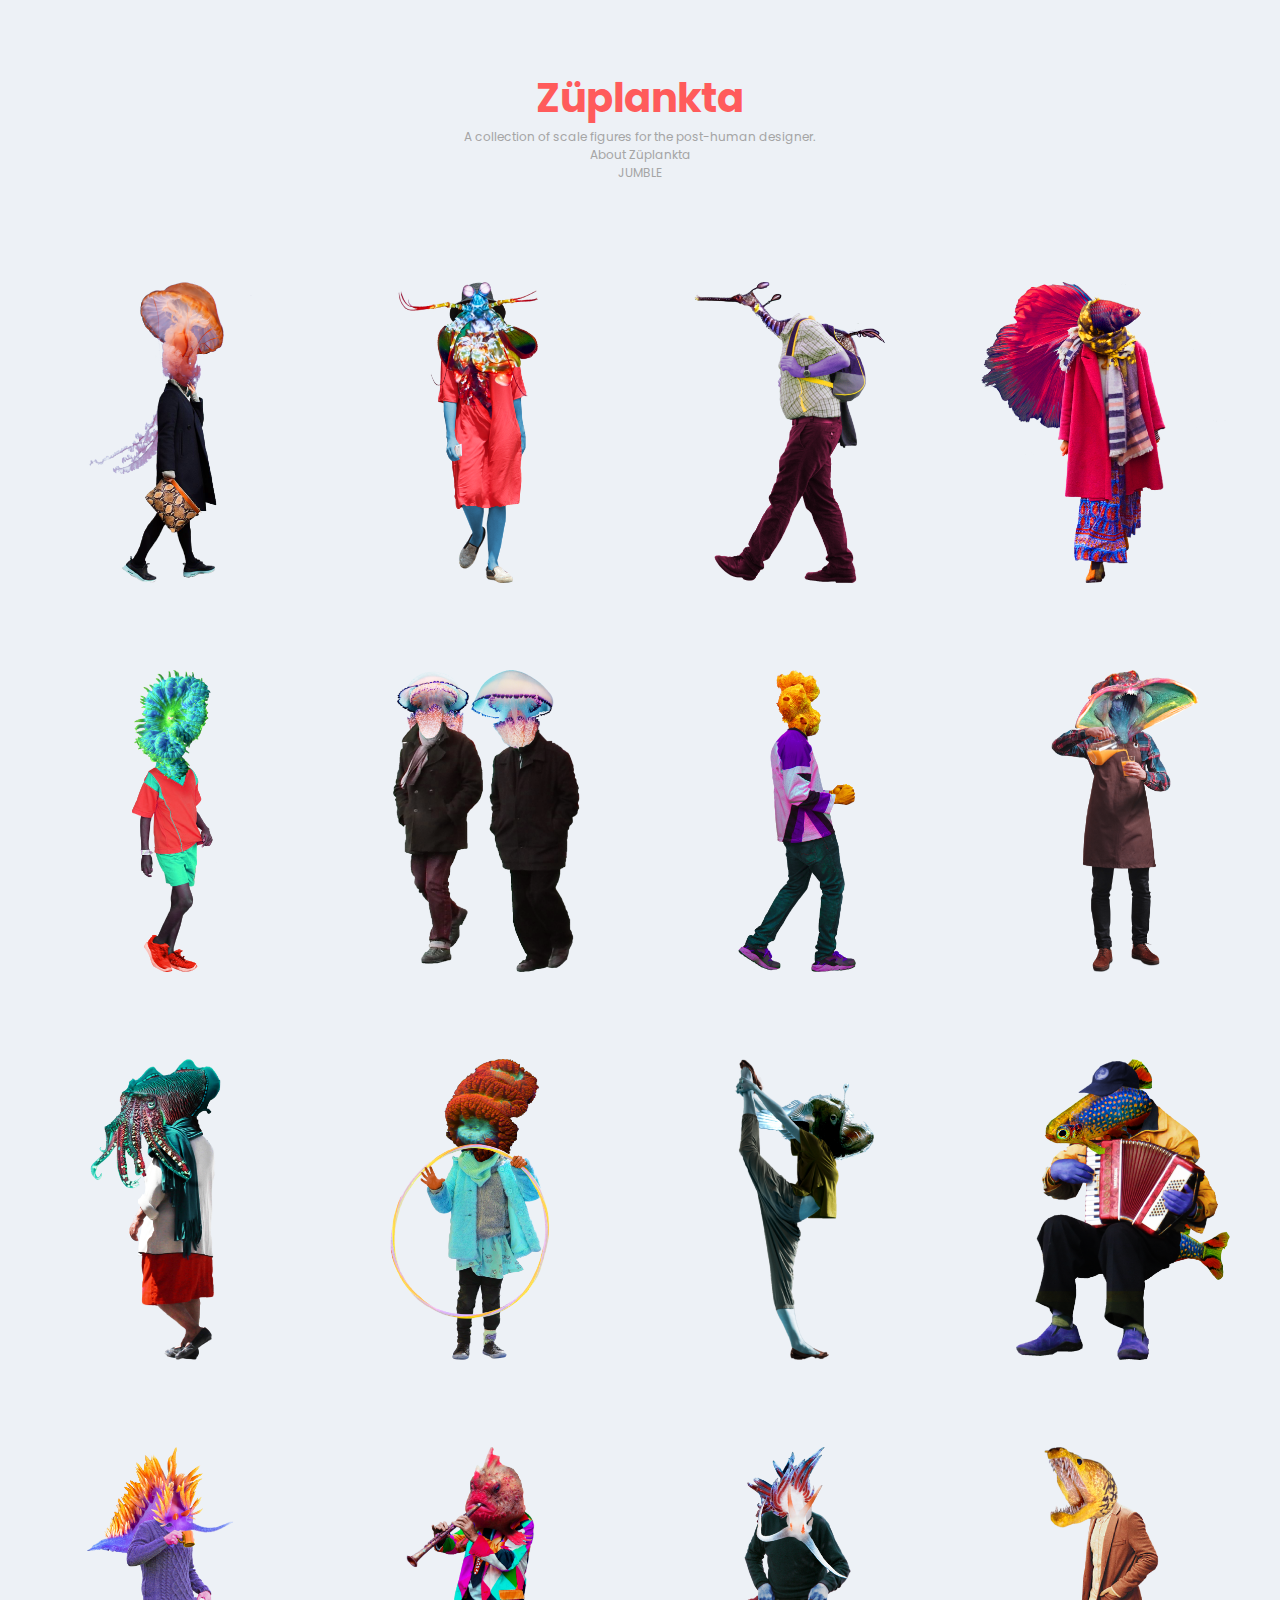
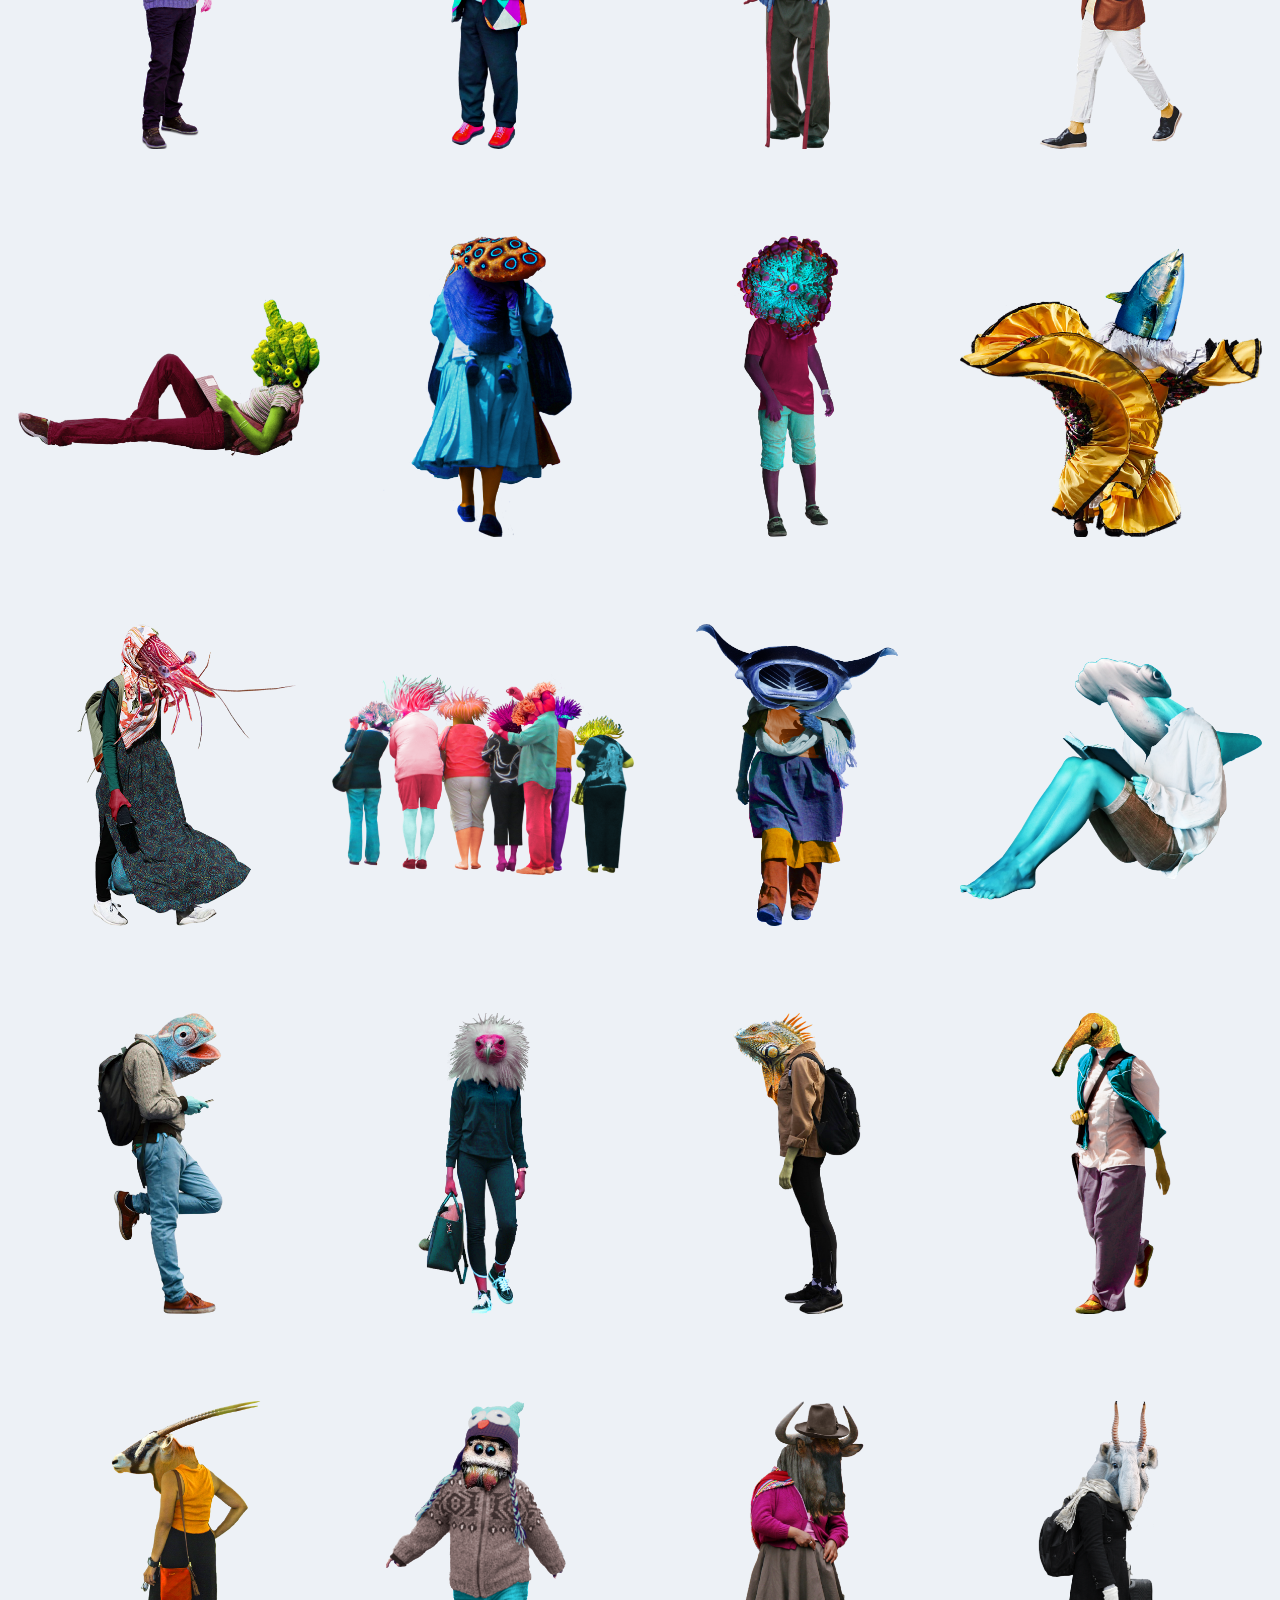
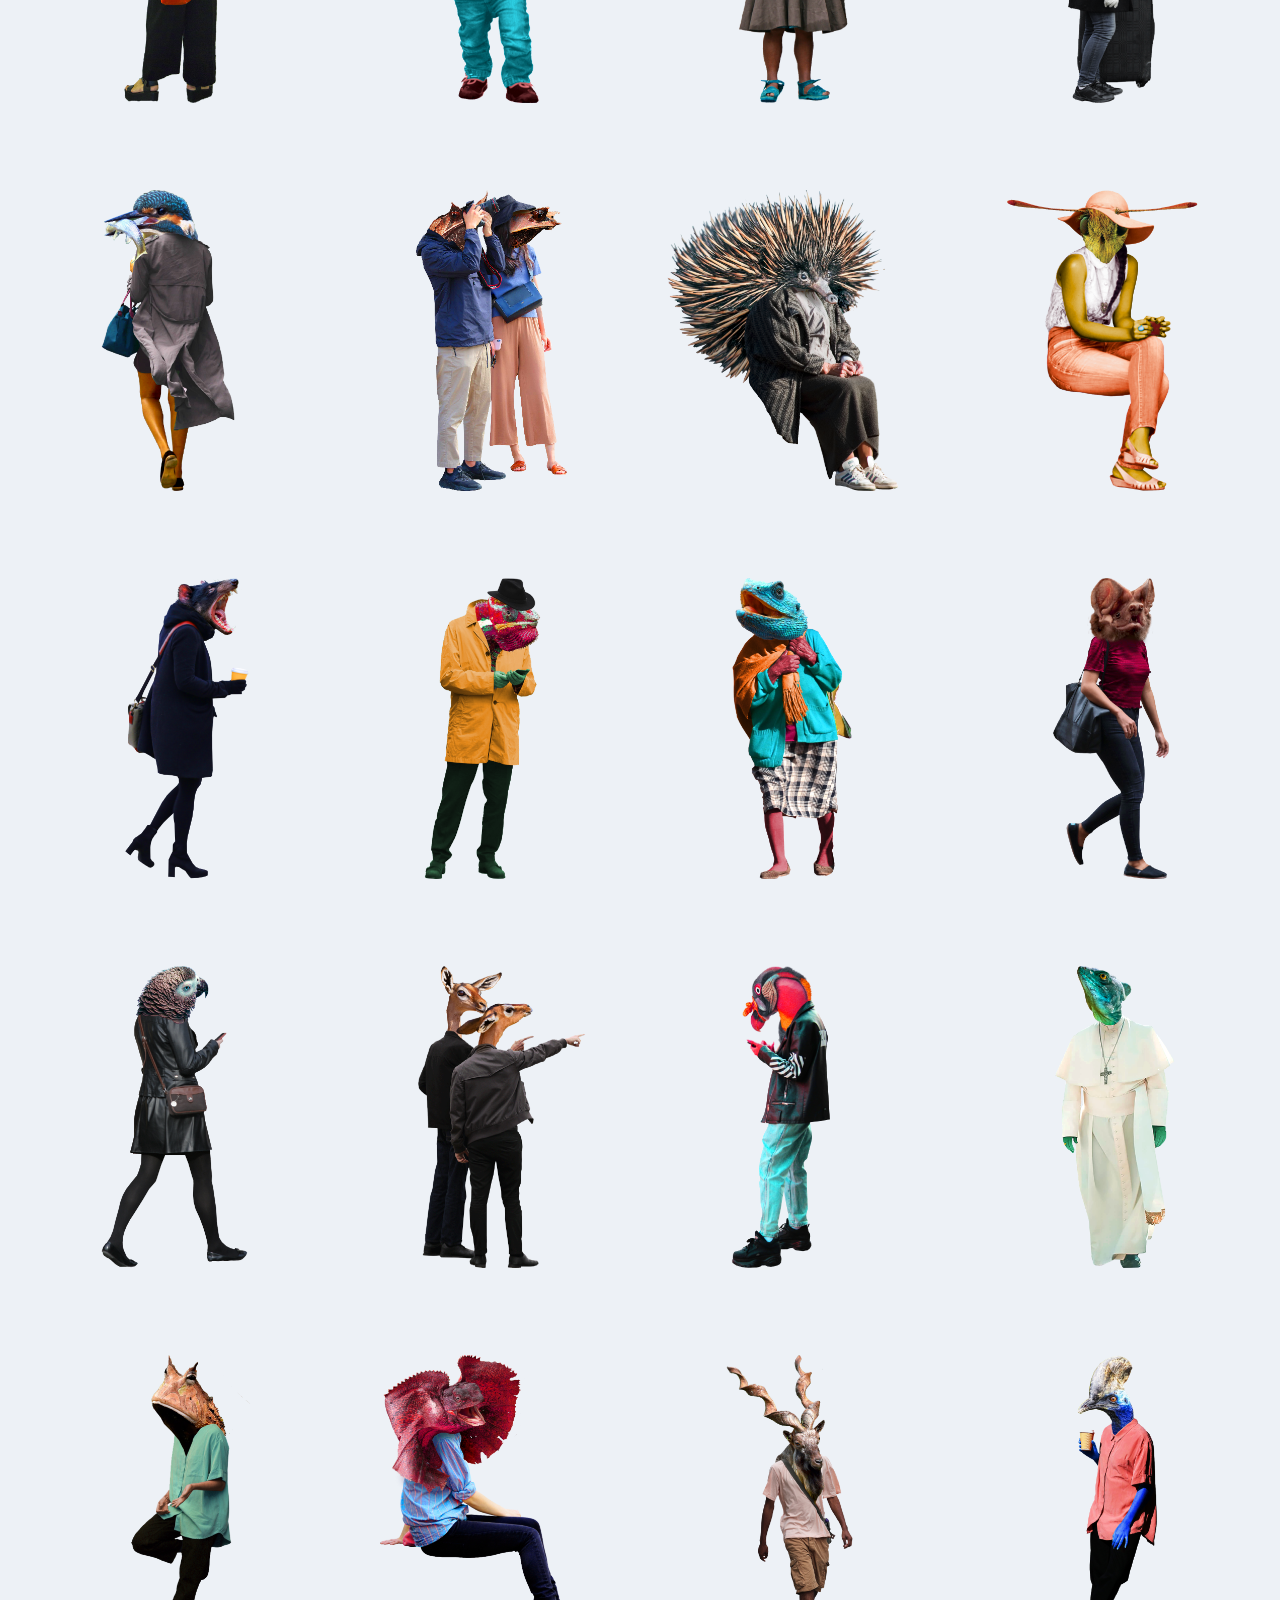
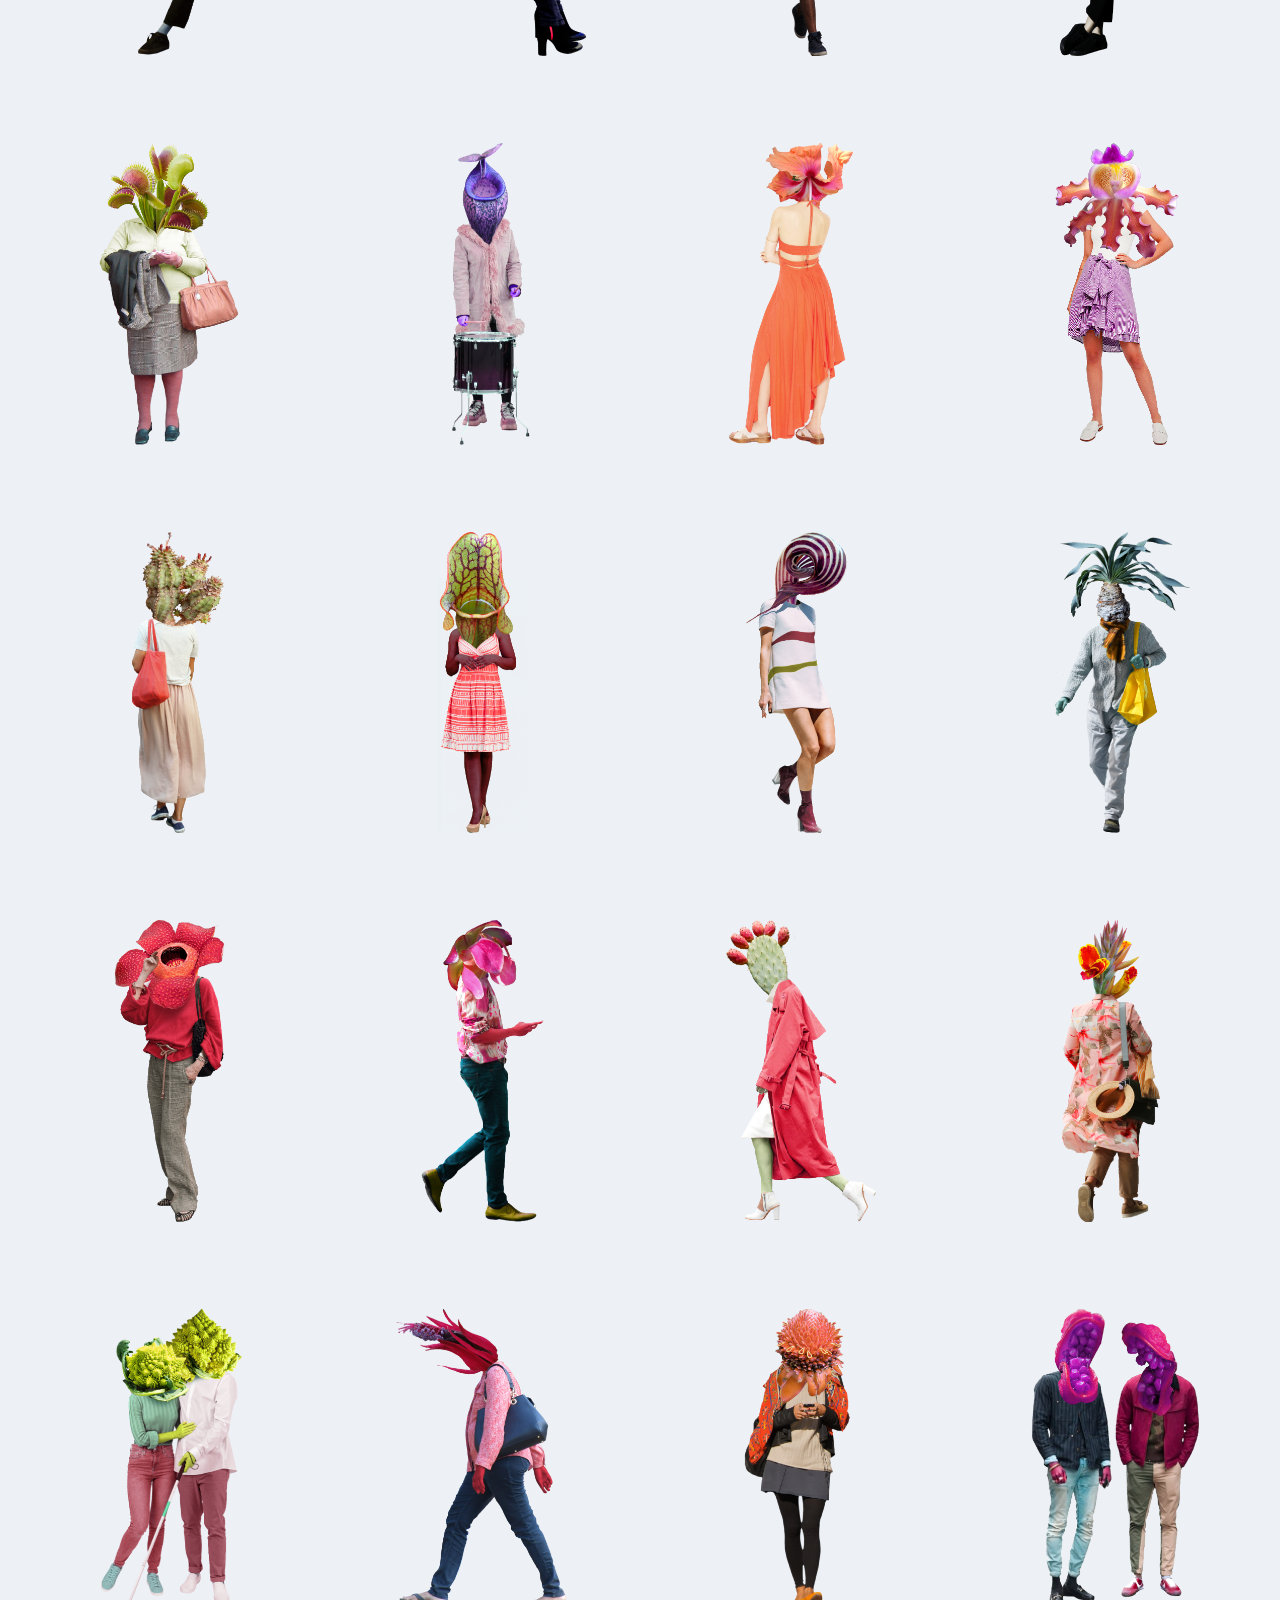
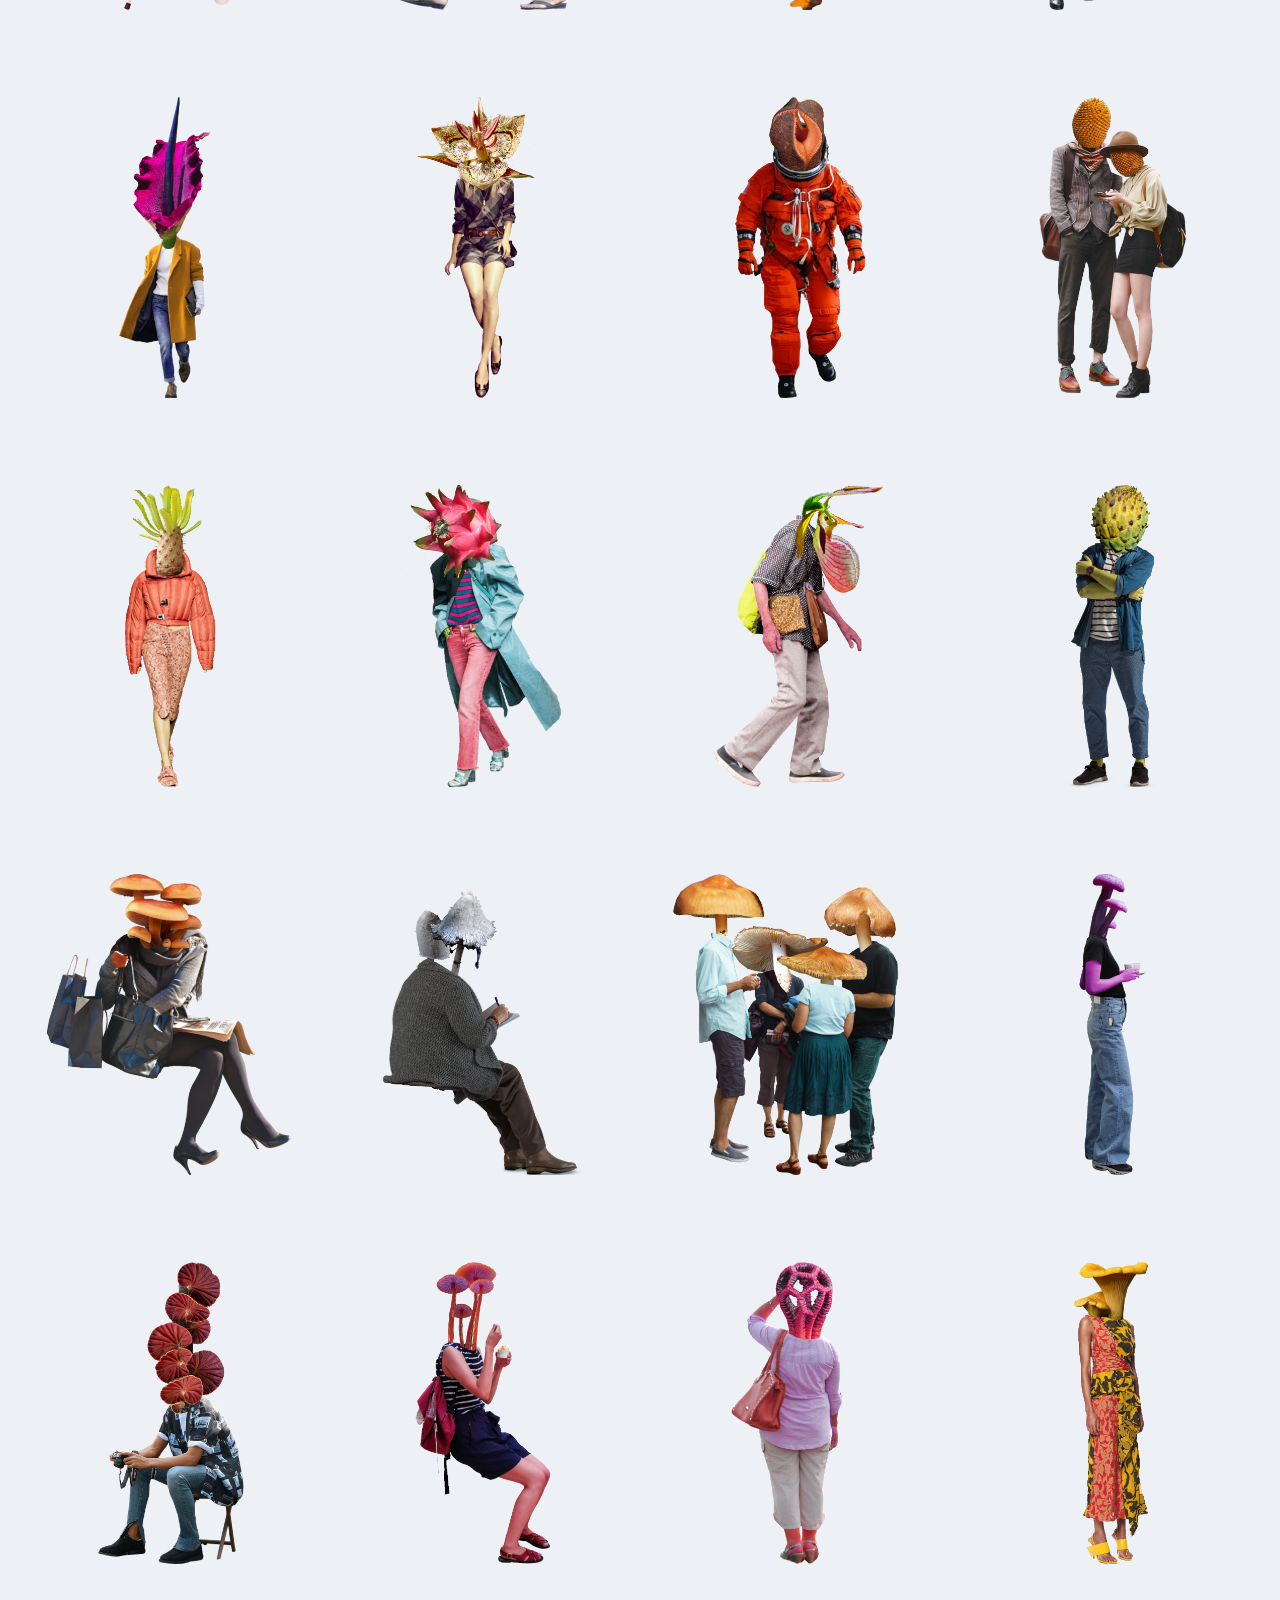
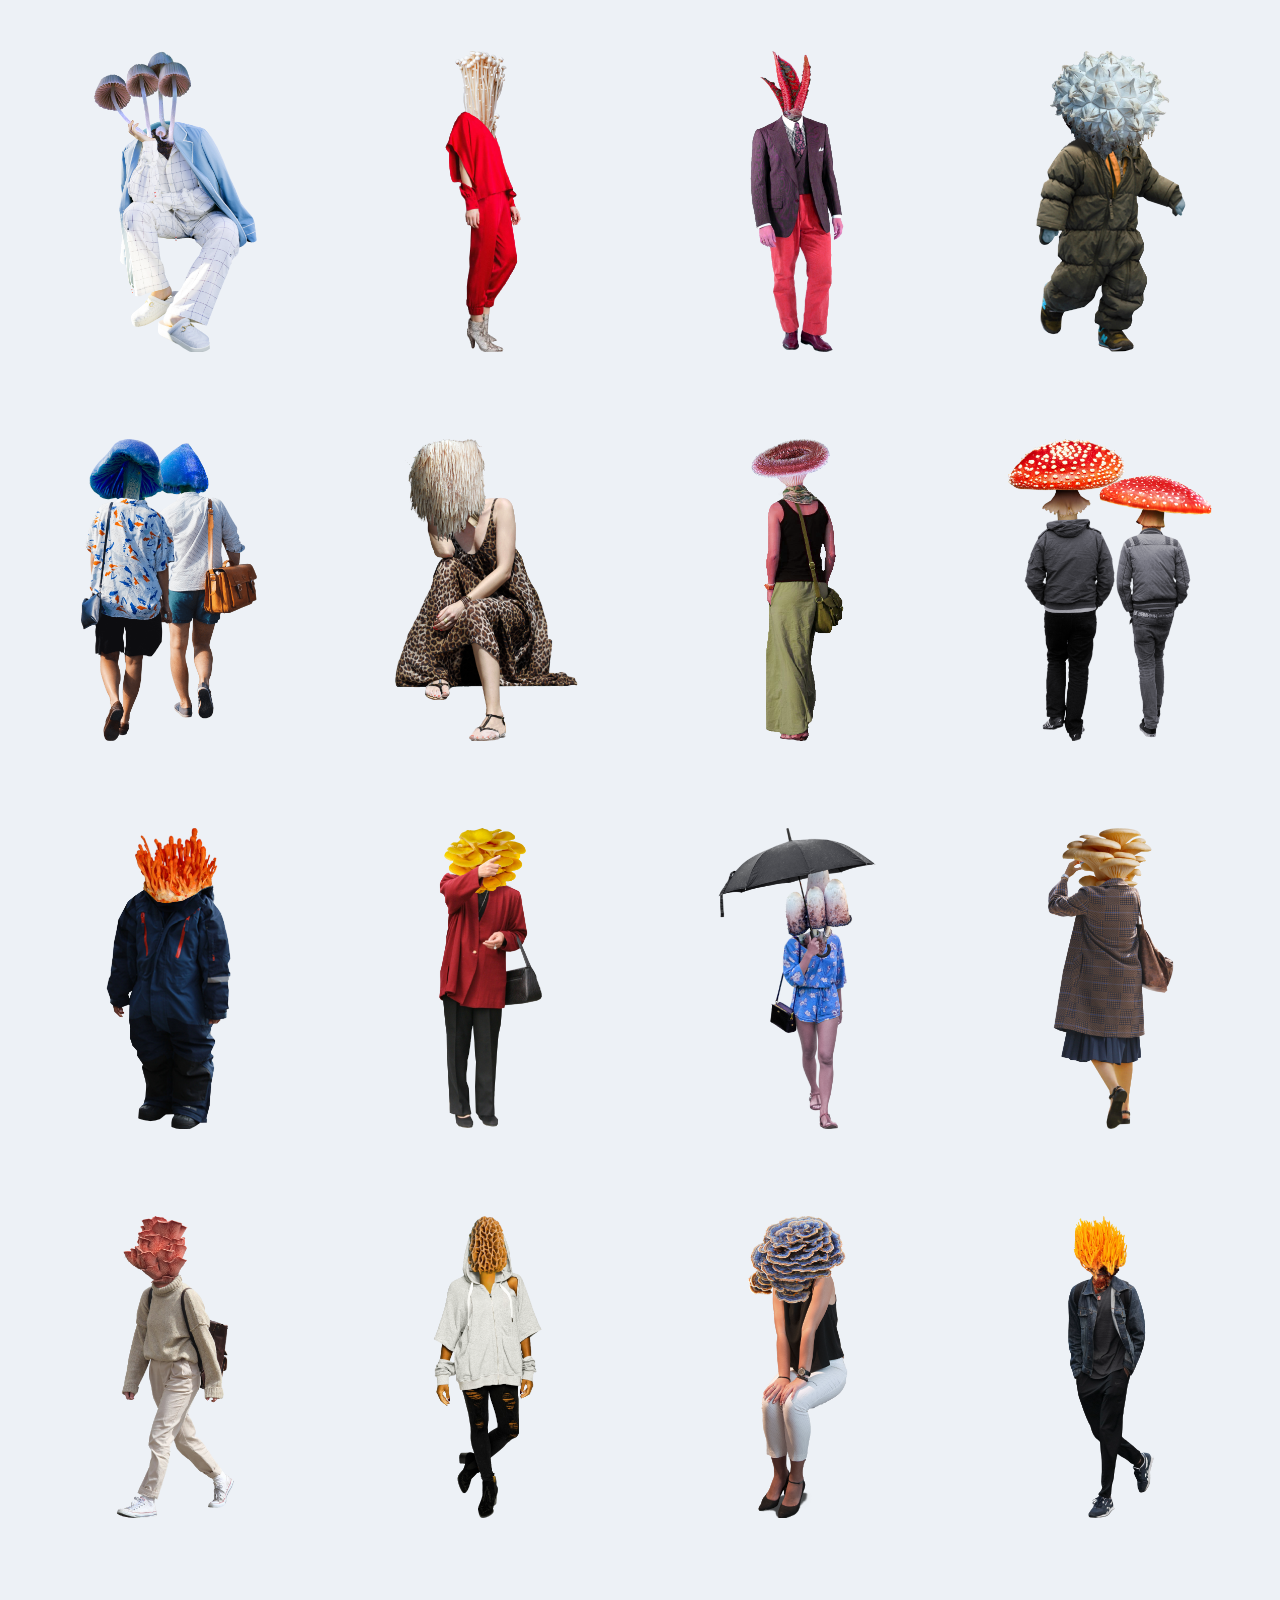
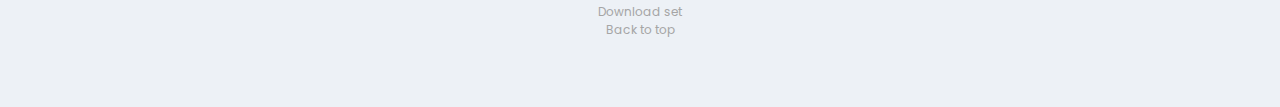
<file: index.html>
<!DOCTYPE html>
<link rel="icon" href="pngs/icon.png">

<html>
    <link rel="stylesheet" type="text/css" href="zuplankta.css">
     <div class="html">
        <head>
            <!--Browser Tab, Websearch Title-->
            <title>
            Züplankta Architectural Figures
            </title>

            <!-- Global site tag (gtag.js) - Google Analytics -->
            <script async src="https://www.googletagmanager.com/gtag/js?id=UA-158706687-1"></script>
            <script>
              window.dataLayer = window.dataLayer || [];
              function gtag(){dataLayer.push(arguments);}
              gtag('js', new Date());

              gtag('config', 'UA-158706687-1');
            </script>
            <!--End Google Analytics -->
        </head>

        <header>            
            <div class="header">
                <div class="zoom">
                    <a href="geo-index.html">Züplankta</a> <br/>
                </div>
            </div>
            
            <div class="menu">
            A collection of scale figures for the post-human designer.<br/>
                <a href="about.html">About Züplankta</a> <br/>
                <a href="random.html">JUMBLE</a>
            </div>
        </header>

        <body>
            <div class="row">

                <ul class="column" "first-column">
                    <li>
                        <!--aquatic 1-->
                        <div class="zoom">
                            <a href="pngs/aquatic/facccion.png" target="new">
                            <img src="pngs/aquatic/0/facccion.png"></a>
                        </div>
                    </li>
                    <li>
                        <div class="zoom">
                            <a href="pngs/aquatic/minizap_un.png" target="new">
                            <img src="pngs/aquatic/0/minizap_un.png"></a>
                        </div>
                    </li>
                    <li>
                        <div class="zoom">
                            <a href="pngs/aquatic/bobafett.png" target="new">
                            <img src="pngs/aquatic/0/bobafett.png"></a>
                        </div>
                    </li>
                    <li>
                         <div class="zoom">
                            <a href="pngs/aquatic/shroink.png" target="new">
                            <img src="pngs/aquatic/0/shroink.png"></a>
                        </div>
                    </li>
                    <li>
                        <div class="zoom">
                            <a href="pngs/aquatic/scooch.png" target="new">
                            <img src="pngs/aquatic/0/scooch.png"></a>
                        </div>
                    </li>
                    <li>
                        <div class="zoom">
                            <a href="pngs/aquatic/scorf.png" target="new">
                            <img src="pngs/aquatic/0/scorf.png"></a>
                        </div>
                    </li>
                    <li>
                        <!--terrestrial 1-->
                        <div class="zoom">
                            <a href="pngs/terrestrial/casualzoom.png" target="new">
                            <img src="pngs/terrestrial/0/casualzoom.png"></a>
                        </div>
                    </li>
                    <li>
                        <div class="zoom">
                            <a href="pngs/terrestrial/diva.png" target="new">
                            <img src="pngs/terrestrial/0/diva.png"></a>
                        </div>
                    </li>
                    <li>
                         <div class="zoom">
                            <a href="pngs/terrestrial/backbag.png" target="new">
                            <img src="pngs/terrestrial/0/backbag.png"></a>
                        </div>
                    </li>
                    <li>
                        <div class="zoom">
                            <a href="pngs/terrestrial/chimpchomp.png" target="new">
                            <img src="pngs/terrestrial/0/chimpchomp.png"></a>
                        </div>
                    </li>
                    <li>
                        <div class="zoom">
                            <a href="pngs/terrestrial/blackboot.png" target="new">
                            <img src="pngs/terrestrial/0/blackboot.png"></a>
                        </div>
                    </li>
                    <li>
                        <div class="zoom">
                            <a href="pngs/terrestrial/croke.png" target="new">
                            <img src="pngs/terrestrial/0/croke.png"></a>
                        </div>
                    </li>
                    <li>
                        <!--botanical 1-->
                         <div class="zoom">
                            <a href="pngs/botanical/bookbag.png" target="new">
                            <img src="pngs/botanical/0/bookbag.png"></a>
                        </div>
                    </li>
                    <li>
                        <div class="zoom">
                            <a href="pngs/botanical/fzkzp.png" target="new">
                            <img src="pngs/botanical/0/fzkzp.png"></a>
                        </div>
                    </li>
                    <li>
                        <div class="zoom">
                            <a href="pngs/botanical/glas.png" target="new">
                            <img src="pngs/botanical/0/glas.png"></a>
                        </div>
                    </li>
                    <li>
                        <div class="zoom">
                            <a href="pngs/botanical/coneheads.png" target="new">
                            <img src="pngs/botanical/0/coneheads.png"></a>
                        </div>
                    </li>
                    <li>
                        <div class="zoom">
                            <a href="pngs/botanical/dragarum.png" target="new">
                            <img src="pngs/botanical/0/dragarum.png"></a>
                        </div>
                    </li>
                    <li>
                        <div class="zoom">
                            <a href="pngs/botanical/fashin.png" target="new">
                            <img src="pngs/botanical/0/fashin.png"></a>
                        </div>
                    </li>
                    <li>
                        <!--mycological 1-->
                        <div class="zoom">
                            <a href="pngs/mycological/baggazini.png" target="new">
                            <img src="pngs/mycological/0/baggazini.png"></a>
                        </div>
                    </li>
                    <li>
                        <div class="zoom">
                            <a href="pngs/mycological/bigslim.png" target="new">
                            <img src="pngs/mycological/0/bigslim.png"></a>
                        </div>
                    </li>
                    <li>
                        <div class="zoom">
                            <a href="pngs/mycological/blingzimzimzam.png" target="new">
                            <img src="pngs/mycological/0/blingzimzimzam.png"></a>
                        </div>
                    </li>
                    <li>
                        <div class="zoom">
                            <a href="pngs/mycological/bloozos.png" target="new">
                            <img src="pngs/mycological/0/bloozos.png"></a>
                        </div>
                    </li>
                    <li>
                        <div class="zoom">
                            <a href="pngs/mycological/cheetoh.png" target="new">
                            <img src="pngs/mycological/0/cheetoh.png"></a>
                        </div>
                    </li>
                    <li>
                        <div class="zoom">
                            <a href="pngs/mycological/eleven.png" target="new">
                            <img src="pngs/mycological/0/eleven.png"></a>
                        </div>
                     </li>
                     <li class="bg"></li>
                  </ul>


                  <ul class="column" "second-column">

                    <!--aquatic 2-->
                    <li>
                        <div class="zoom">
                            <a href="pngs/aquatic/reyad.png" target="new">
                            <img src="pngs/aquatic/0/reyad.png"></a>
                        </div>
                    </li>
                    <li>
                        <div class="zoom">
                            <a href="pngs/aquatic/hehe.png" target="new">
                            <img src="pngs/aquatic/0/hehe.png"></a>
                        </div>
                    </li>
                    <li>
                        <div class="zoom">
                            <a href="pngs/aquatic/minizap_deux.png" target="new">
                            <img src="pngs/aquatic/0/minizap_deux.png"></a>
                        </div>
                    </li>
                    <li>
                        <div class="zoom">
                            <a href="pngs/aquatic/peenk.png" target="new">
                            <img src="pngs/aquatic/0/peenk.png"></a>
                        </div>
                    </li>
                    <li>
                        <div class="zoom">
                            <a href="pngs/aquatic/peenker.png" target="new">
                            <img src="pngs/aquatic/0/peenker.png"></a>
                        </div>
                    </li>
                    <li>
                        <div class="zoom">
                            <a href="pngs/aquatic/croud.png" target="new">
                            <img src="pngs/aquatic/0/croud.png"></a>
                        </div>
                    </li>

                    <!--terrestrial 2-->
                    <li>
                          <div class="zoom">
                            <a href="pngs/terrestrial/yappp.png" target="new">
                            <img src="pngs/terrestrial/0/yappp.png"></a>
                        </div>
                    </li>
                    <li>
                        <div class="zoom">
                            <a href="pngs/terrestrial/whoopie.png" target="new">
                            <img src="pngs/terrestrial/0/whoopie.png"></a>
                        </div>
                    </li>
                    <li>
                        <div class="zoom">
                            <a href="pngs/terrestrial/duotrigontillion.png" target="new">
                            <img src="pngs/terrestrial/0/duotrigontillion.png"></a>
                        </div>
                    </li>
                    <li>
                        <div class="zoom">
                            <a href="pngs/terrestrial/detectiveyap.png" target="new">
                            <img src="pngs/terrestrial/0/detectiveyap.png"></a>
                        </div>
                    </li>
                    <li>
                        <div class="zoom">
                            <a href="pngs/terrestrial/lotsa.png" target="new">
                            <img src="pngs/terrestrial/0/lotsa.png"></a>
                        </div>
                    </li>
                    <li>
                        <div class="zoom">
                            <a href="pngs/terrestrial/jubjubjub.png" target="new">
                            <img src="pngs/terrestrial/0/jubjubjub.png"></a>
                        </div>
                    </li>

                    <!--botanical 2-->
                    <li>
                         <div class="zoom">
                            <a href="pngs/botanical/gulp.png" target="new">
                            <img src="pngs/botanical/0/gulp.png"></a>
                        </div>
                    </li>
                    <li>
                        <div class="zoom">
                            <a href="pngs/botanical/jress.png" target="new">
                            <img src="pngs/botanical/0/jress.png"></a>
                        </div>
                    </li>
                    <li>
                        <div class="zoom">
                            <a href="pngs/botanical/shmoopshmoop.png" target="new">
                            <img src="pngs/botanical/0/shmoopshmoop.png"></a>
                        </div>
                    </li>
                    <li>
                        <div class="zoom">
                            <a href="pngs/botanical/flappityschmoop.png" target="new">
                            <img src="pngs/botanical/0/flappityschmoop.png"></a>
                        </div>
                    </li>
                    <li>
                        <div class="zoom">
                            <a href="pngs/botanical/zippopoppolos.png" target="new">
                            <img src="pngs/botanical/0/zippopoppolos.png"></a>
                        </div>
                    </li>
                    <li>
                        <div class="zoom">
                            <a href="pngs/botanical/fwoosh.png" target="new">
                            <img src="pngs/botanical/0/fwoosh.png"></a>
                        </div>
                    </li>

                    <!--mycological 2-->
                    <li>
                        <div class="zoom">
                            <a href="pngs/mycological/grangran.png" target="new">
                            <img src="pngs/mycological/0/grangran.png"></a>
                        </div>
                    </li>
                    <li>
                        <div class="zoom">
                            <a href="pngs/mycological/ikesream.png" target="new">
                            <img src="pngs/mycological/0/ikesream.png"></a>
                        </div>
                    </li>
                    <li>
                        <div class="zoom">
                            <a href="pngs/mycological/jiffy.png" target="new">
                            <img src="pngs/mycological/0/jiffy.png"></a>
                        </div>
                    </li>
                    <li>
                        <div class="zoom">
                            <a href="pngs/mycological/linesman.png" target="new">
                            <img src="pngs/mycological/0/linesman.png"></a>
                        </div>
                    </li>
                    <li>
                        <div class="zoom">
                            <a href="pngs/mycological/lookit.png" target="new">
                            <img src="pngs/mycological/0/lookit.png"></a>
                        </div>
                    </li>
                    <li>
                        <div class="zoom">
                            <a href="pngs/mycological/morl.png" target="new">
                            <img src="pngs/mycological/0/morl.png"></a>
                        </div>
                    </li>
                    <li class="bg"></li>
                </ul>


                <ul class="column" "third-column">

                    <!--aquatic 3-->
                    <li>
                        <div class="zoom">
                            <a href="pngs/aquatic/seesee.png" target="new">
                            <img src="pngs/aquatic/0/seesee.png"></a>
                        </div>
                    </li>
                    <li>
                        <div class="zoom">
                            <a href="pngs/aquatic/schloomp.png" target="new">
                            <img src="pngs/aquatic/0/schloomp.png"></a>
                        </div>
                    </li>
                    <li>
                        <div class="zoom">
                            <a href="pngs/aquatic/schomp.png" target="new">
                            <img src="pngs/aquatic/0/schomp.png"></a>
                        </div>
                    </li>
                    <li>
                        <div class="zoom">
                            <a href="pngs/aquatic/zoomzoom.png" target="new">
                            <img src="pngs/aquatic/0/zoomzoom.png"></a>
                        </div>
                    </li>
                    <li>
                        <div class="zoom">
                            <a href="pngs/aquatic/minizap_trois.png" target="new">
                            <img src="pngs/aquatic/0/minizap_trois.png"></a>
                        </div>
                    </li>
                    <li>
                        <div class="zoom">
                            <a href="pngs/aquatic/blooomf.png" target="new">
                            <img src="pngs/aquatic/0/blooomf.png"></a>
                        </div>
                    </li>

                    <!--terrestrial 3-->
                    <li>
                        <div class="zoom">
                            <a href="pngs/terrestrial/eeguan.png" target="new">
                            <img src="pngs/terrestrial/0/eeguan.png"></a>
                        </div>
                    </li>
                    <li>
                        <div class="zoom">
                            <a href="pngs/terrestrial/boof.png" target="new">
                            <img src="pngs/terrestrial/0/boof.png"></a>
                        </div>
                    </li>
                    <li>
                        <div class="zoom">
                            <a href="pngs/terrestrial/sunseat.png" target="new">
                            <img src="pngs/terrestrial/0/sunseat.png"></a>
                        </div>
                    </li>
                    <li>
                        <div class="zoom">
                            <a href="pngs/terrestrial/lizzawizza.png" target="new">
                            <img src="pngs/terrestrial/0/lizzawizza.png"></a>
                        </div>
                    </li>
                    <li>
                        <div class="zoom">
                            <a href="pngs/terrestrial/redds.png" target="new">
                            <img src="pngs/terrestrial/0/redds.png"></a>
                        </div>
                    </li>
                    <li>
                        <div class="zoom">
                            <a href="pngs/terrestrial/flowahs.png" target="new">
                            <img src="pngs/terrestrial/0/flowahs.png"></a>
                        </div>
                    </li>

                    <!--botanical 3-->
                    <li>
                         <div class="zoom">
                            <a href="pngs/botanical/starfish.png" target="new">
                            <img src="pngs/botanical/0/starfish.png"></a>
                        </div>
                    </li>
                    <li>
                        <div class="zoom">
                            <a href="pngs/botanical/stripe.png" target="new">
                            <img src="pngs/botanical/0/stripe.png"></a>
                        </div>
                    </li>
                    <li>
                        <div class="zoom">
                            <a href="pngs/botanical/swoosh.png" target="new">
                            <img src="pngs/botanical/0/swoosh.png"></a>
                        </div>
                    </li>
                    <li>
                        <div class="zoom">
                            <a href="pngs/botanical/mickelusmaus.png" target="new">
                            <img src="pngs/botanical/0/mickelusmaus.png"></a>
                        </div>
                    </li>
                    <li>
                        <div class="zoom">
                            <a href="pngs/botanical/rodhead.png" target="new">
                            <img src="pngs/botanical/0/rodhead.png"></a>
                        </div>
                    </li>
                    <li>
                        <div class="zoom">
                            <a href="pngs/botanical/stooper.png" target="new">
                            <img src="pngs/botanical/0/stooper.png"></a>
                        </div>
                    </li>

                    <!--mycological 3-->
                    <li>
                        <div class="zoom">
                            <a href="pngs/mycological/ringaroundtherosie.png" target="new">
                            <img src="pngs/mycological/0/ringaroundtherosie.png"></a>
                        </div>
                    </li>
                    <li>
                        <div class="zoom">
                            <a href="pngs/mycological/oldiesbutgoodies.png" target="new">
                            <img src="pngs/mycological/0/oldiesbutgoodies.png"></a>
                        </div>
                    </li>
                    <li>
                        <div class="zoom">
                            <a href="pngs/mycological/oxyboxy.png" target="new">
                            <img src="pngs/mycological/0/oxyboxy.png"></a>
                        </div>
                    </li>
                    <li>
                        <div class="zoom">
                            <a href="pngs/mycological/puff.png" target="new">
                            <img src="pngs/mycological/0/puff.png"></a>
                        </div>
                    </li>
                    <li>
                        <div class="zoom">
                            <a href="pngs/mycological/romp.png" target="new">
                            <img src="pngs/mycological/0/romp.png"></a>
                        </div>
                    </li>
                    <li>
                        <div class="zoom">
                            <a href="pngs/mycological/shruggers.png" target="new">
                            <img src="pngs/mycological/0/shruggers.png"></a>
                        </div>
                    </li>
                     <li class="bg"></li>
                </ul>


                <ul class="column">

                        <!--aquatic 4-->
                    <li>
                        <div class="zoom">
                            <a href="pngs/aquatic/struttit.png" target="new">
                            <img src="pngs/aquatic/0/struttit.png"></a>
                        </div>
                    </li>
                    <li>
                        <div class="zoom">
                            <a href="pngs/aquatic/waitress.png" target="new">
                            <img src="pngs/aquatic/0/waitress.png"></a>
                        </div>
                    </li>
                    <li>
                        <div class="zoom">
                            <a href="pngs/aquatic/weirderal.png" target="new">
                            <img src="pngs/aquatic/0/weirderal.png"></a>
                        </div>
                    </li>
                    <li>
                        <div class="zoom">
                            <a href="pngs/aquatic/zappitydoodah.png" target="new">
                            <img src="pngs/aquatic/0/zappitydoodah.png"></a>
                        </div>
                    </li>
                    <li>
                        <div class="zoom">
                            <a href="pngs/aquatic/zetuna.png" target="new">
                            <img src="pngs/aquatic/0/zetuna.png"></a>
                        </div>
                    </li>
                    <li>
                        <div class="zoom">
                            <a href="pngs/aquatic/blamblam.png" target="new">
                            <img src="pngs/aquatic/0/blamblam.png"></a>
                        </div>
                    </li>

                        <!--terrestrial 4-->
                    <li>
                        <div class="zoom">
                            <a href="pngs/terrestrial/wheezy_the_weevil.png" target="new">
                            <img src="pngs/terrestrial/0/wheezy_the_weevil.png"></a>
                        </div>
                    </li>
                    <li>
                        <div class="zoom">
                            <a href="pngs/terrestrial/snoots.png" target="new">
                            <img src="pngs/terrestrial/0/snoots.png"></a>
                        </div>
                    </li>
                    <li>
                        <div class="zoom">
                            <a href="pngs/terrestrial/skippy.png" target="new">
                            <img src="pngs/terrestrial/0/skippy.png"></a>
                        </div>
                    </li>
                    <li>
                        <div class="zoom">
                            <a href="pngs/terrestrial/hathat.png" target="new">
                            <img src="pngs/terrestrial/0/hathat.png"></a>
                        </div>
                    </li>
                    <li>
                        <div class="zoom">
                            <a href="pngs/terrestrial/haysoos.png" target="new">
                            <img src="pngs/terrestrial/0/haysoos.png"></a>
                        </div>
                    </li>
                    <li>
                        <div class="zoom">
                            <a href="pngs/terrestrial/slurp.png" target="new">
                            <img src="pngs/terrestrial/0/slurp.png"></a>
                        </div>
                    </li>

                    <!--botanical 4-->
                    <li>
                         <div class="zoom">
                            <a href="pngs/botanical/theupsidedown.png" target="new">
                            <img src="pngs/botanical/0/theupsidedown.png"></a>
                        </div>
                    </li>
                    <li>
                        <div class="zoom">
                            <a href="pngs/botanical/winner.png" target="new">
                            <img src="pngs/botanical/0/winner.png"></a>
                        </div>
                    </li>
                    <li>
                        <div class="zoom">
                            <a href="pngs/botanical/zoopzoop.png" target="new">
                            <img src="pngs/botanical/0/zoopzoop.png"></a>
                        </div>
                    </li>
                    <li>
                        <div class="zoom">
                            <a href="pngs/botanical/fluta.png" target="new">
                            <img src="pngs/botanical/0/fluta.png"></a>
                        </div>
                    </li>
                    <li>
                        <div class="zoom">
                            <a href="pngs/botanical/zipzapzarump.png" target="new">
                            <img src="pngs/botanical/0/zipzapzarump.png"></a>
                        </div>
                    </li>
                    <li>
                        <div class="zoom">
                            <a href="pngs/botanical/goomgoom.png" target="new">
                            <img src="pngs/botanical/0/goomgoom.png"></a>
                        </div>
                    </li>
                    <li>
                        <!--mycological 4-->
                        <div class="zoom">
                            <a href="pngs/mycological/sipper.png" target="new">
                            <img src="pngs/mycological/0/sipper.png"></a>
                        </div>
                    </li>
                    <li>
                        <div class="zoom">
                            <a href="pngs/mycological/tallerthanyou.png" target="new">
                            <img src="pngs/mycological/0/tallerthanyou.png"></a>
                        </div>
                    </li>
                    <li>
                        <div class="zoom">
                            <a href="pngs/mycological/tinies.png" target="new">
                            <img src="pngs/mycological/0/tinies.png"></a>
                        </div>
                    </li>
                    <li>
                        <div class="zoom">
                            <a href="pngs/mycological/twobrothers.png" target="new">
                            <img src="pngs/mycological/0/twobrothers.png"></a>
                        </div>
                    </li>
                    <li>
                        <div class="zoom">
                            <a href="pngs/mycological/zapyap.png" target="new">
                            <img src="pngs/mycological/0/zapyap.png"></a>
                        </div>
                    </li>
                    <li>
                        <div class="zoom">
                            <a href="pngs/mycological/zimzamflimflam.png" target="new">
                            <img src="pngs/mycological/0/zimzamflimflam.png"></a>
                        </div>
                    </li>
                     <li class="bg"></li>
                </ul>
            </div>
            
            <div class="bottom-menu">
                 
                <br/>
                <a href="https://drive.google.com/open?id=1Zji1q8ITXX0OIiN1W996zOZzvXtiuuPh" target="new"> Download set</a>
                <br/>

                <a href="#top">Back to top</a>

            </div>
        </body>
    </div>
</html>
</file>
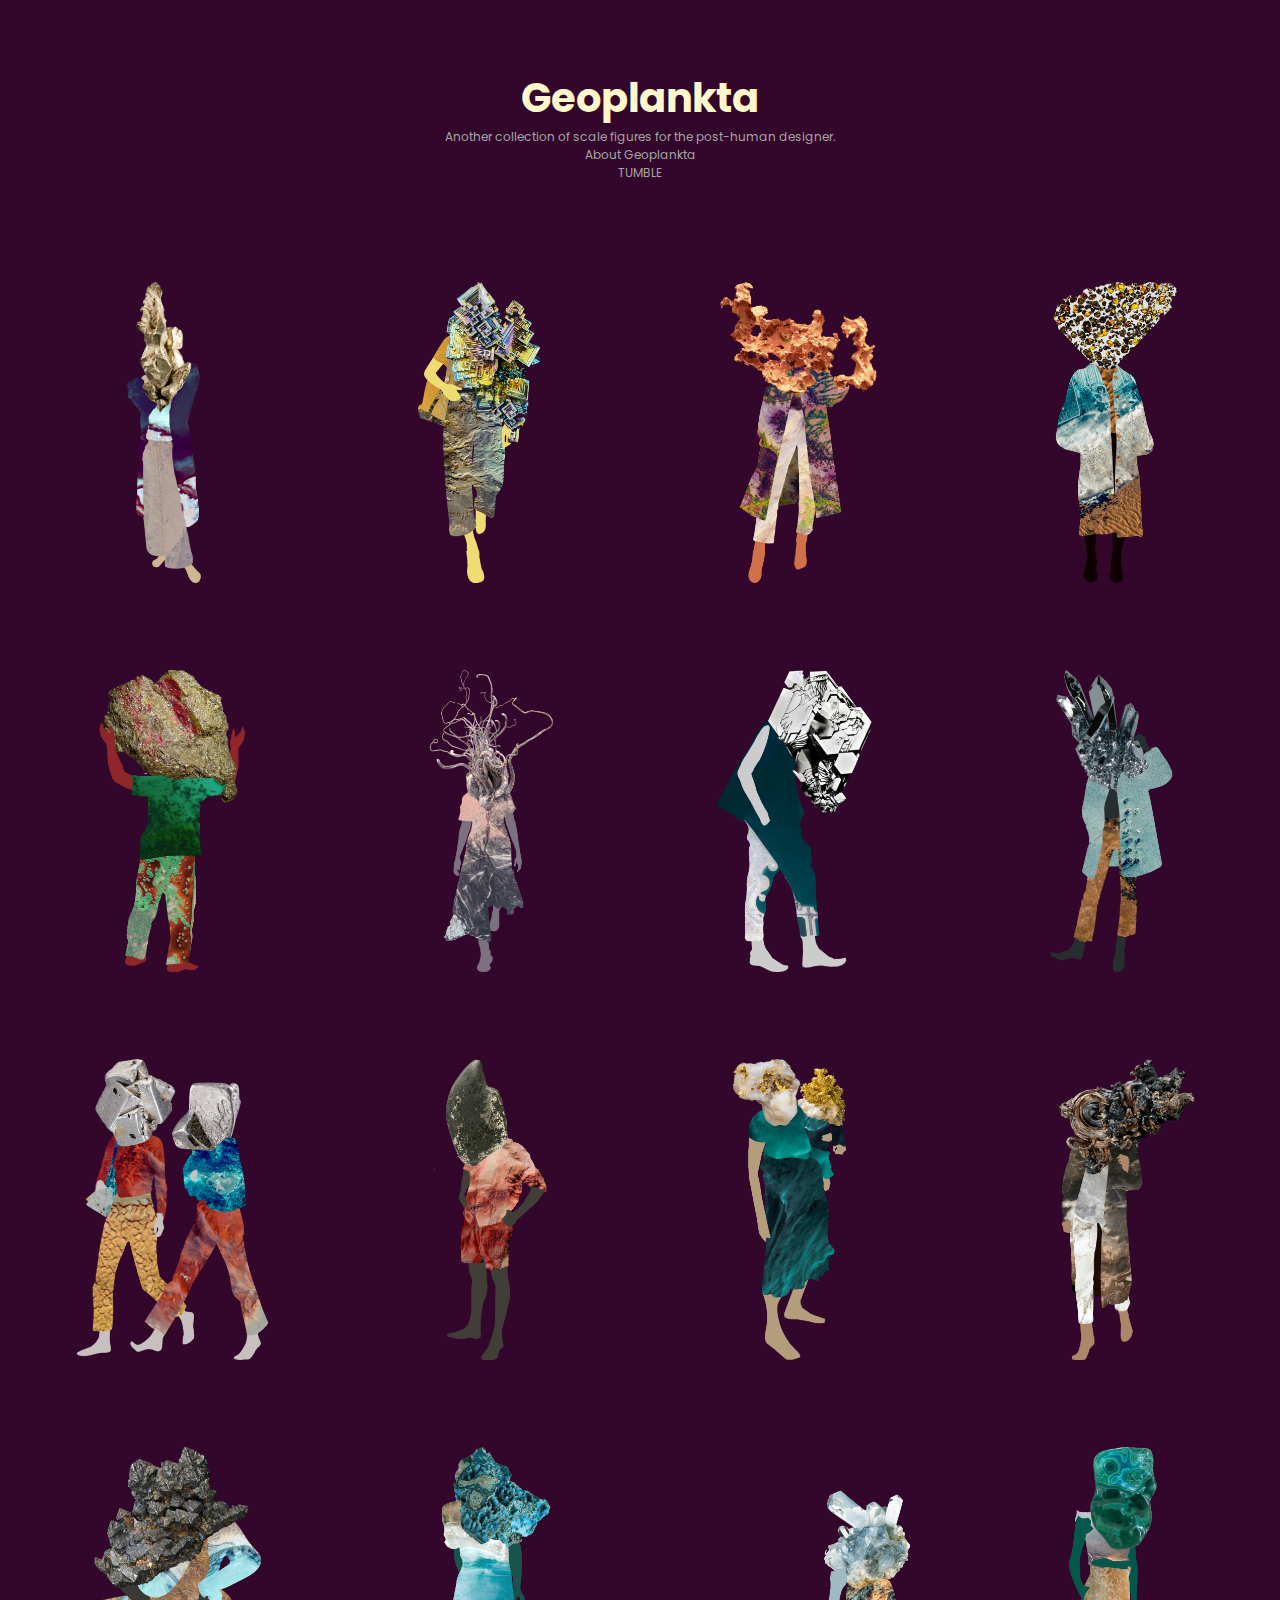
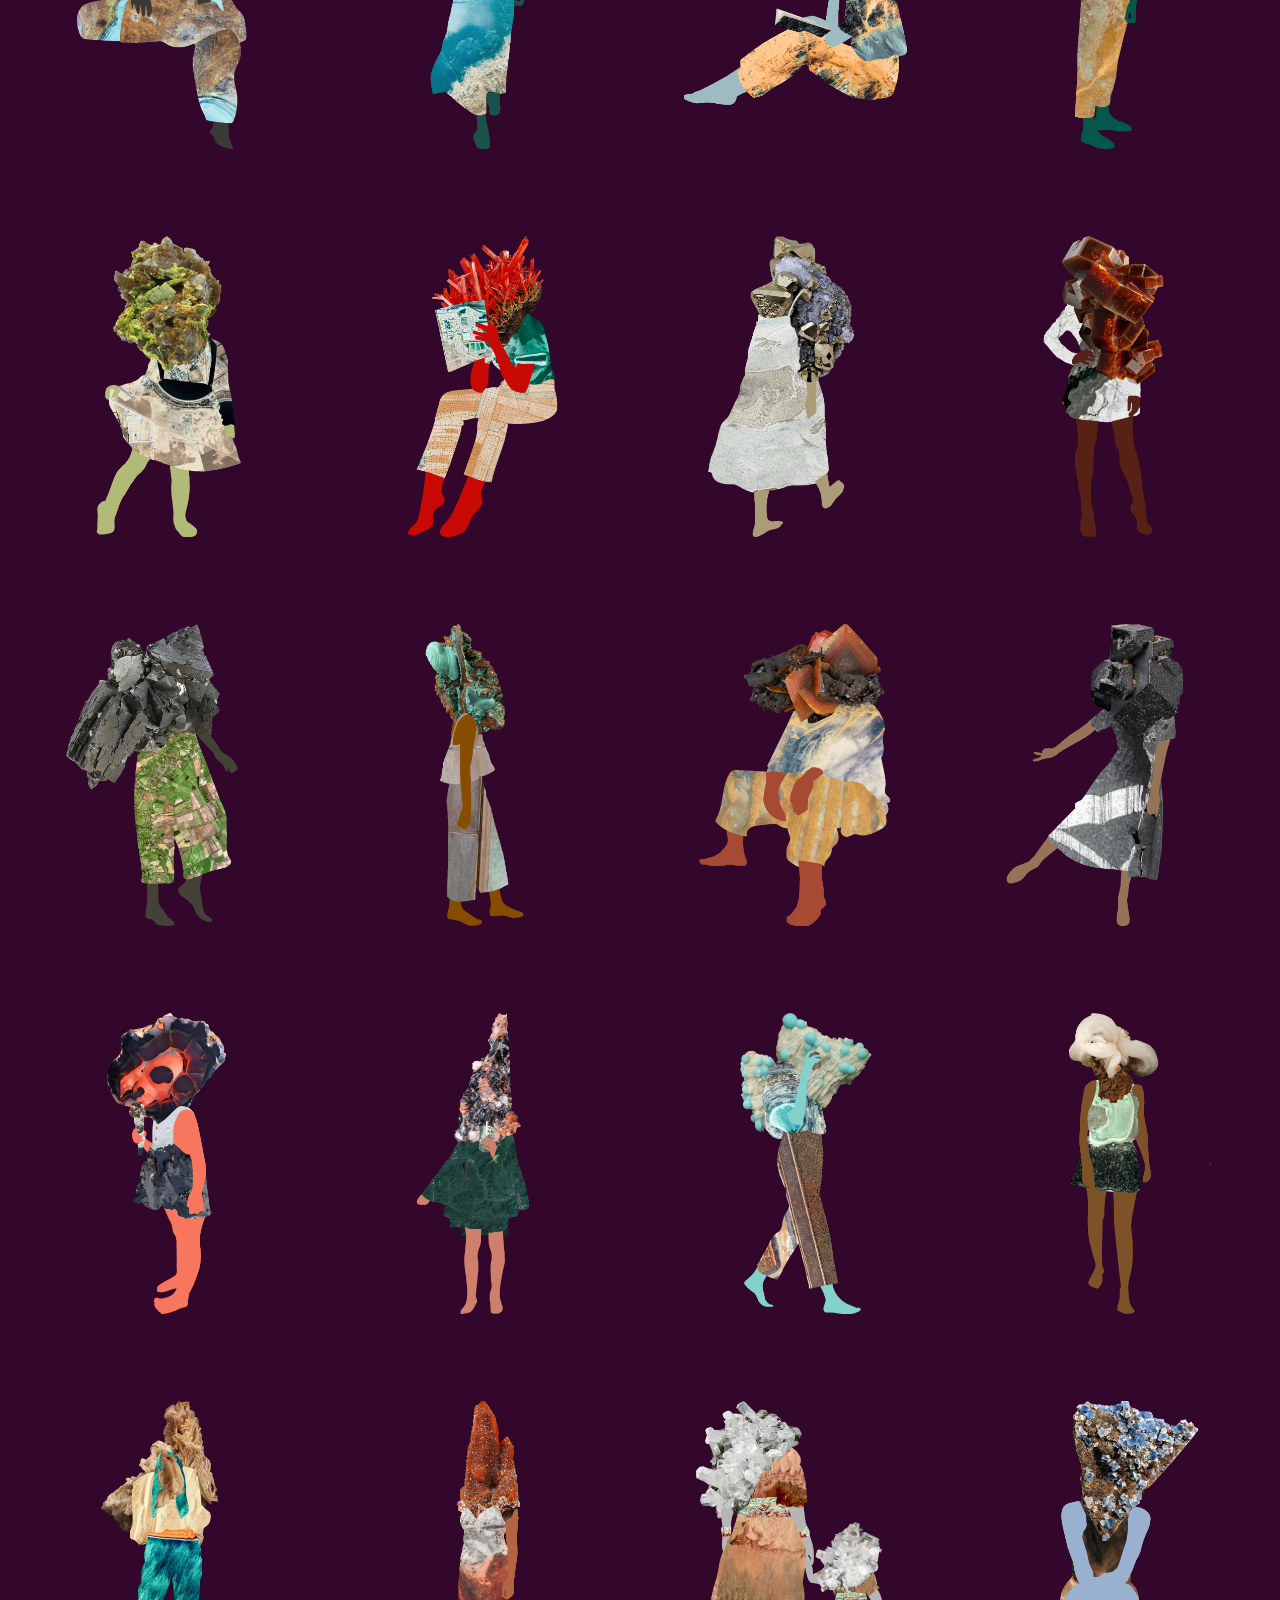
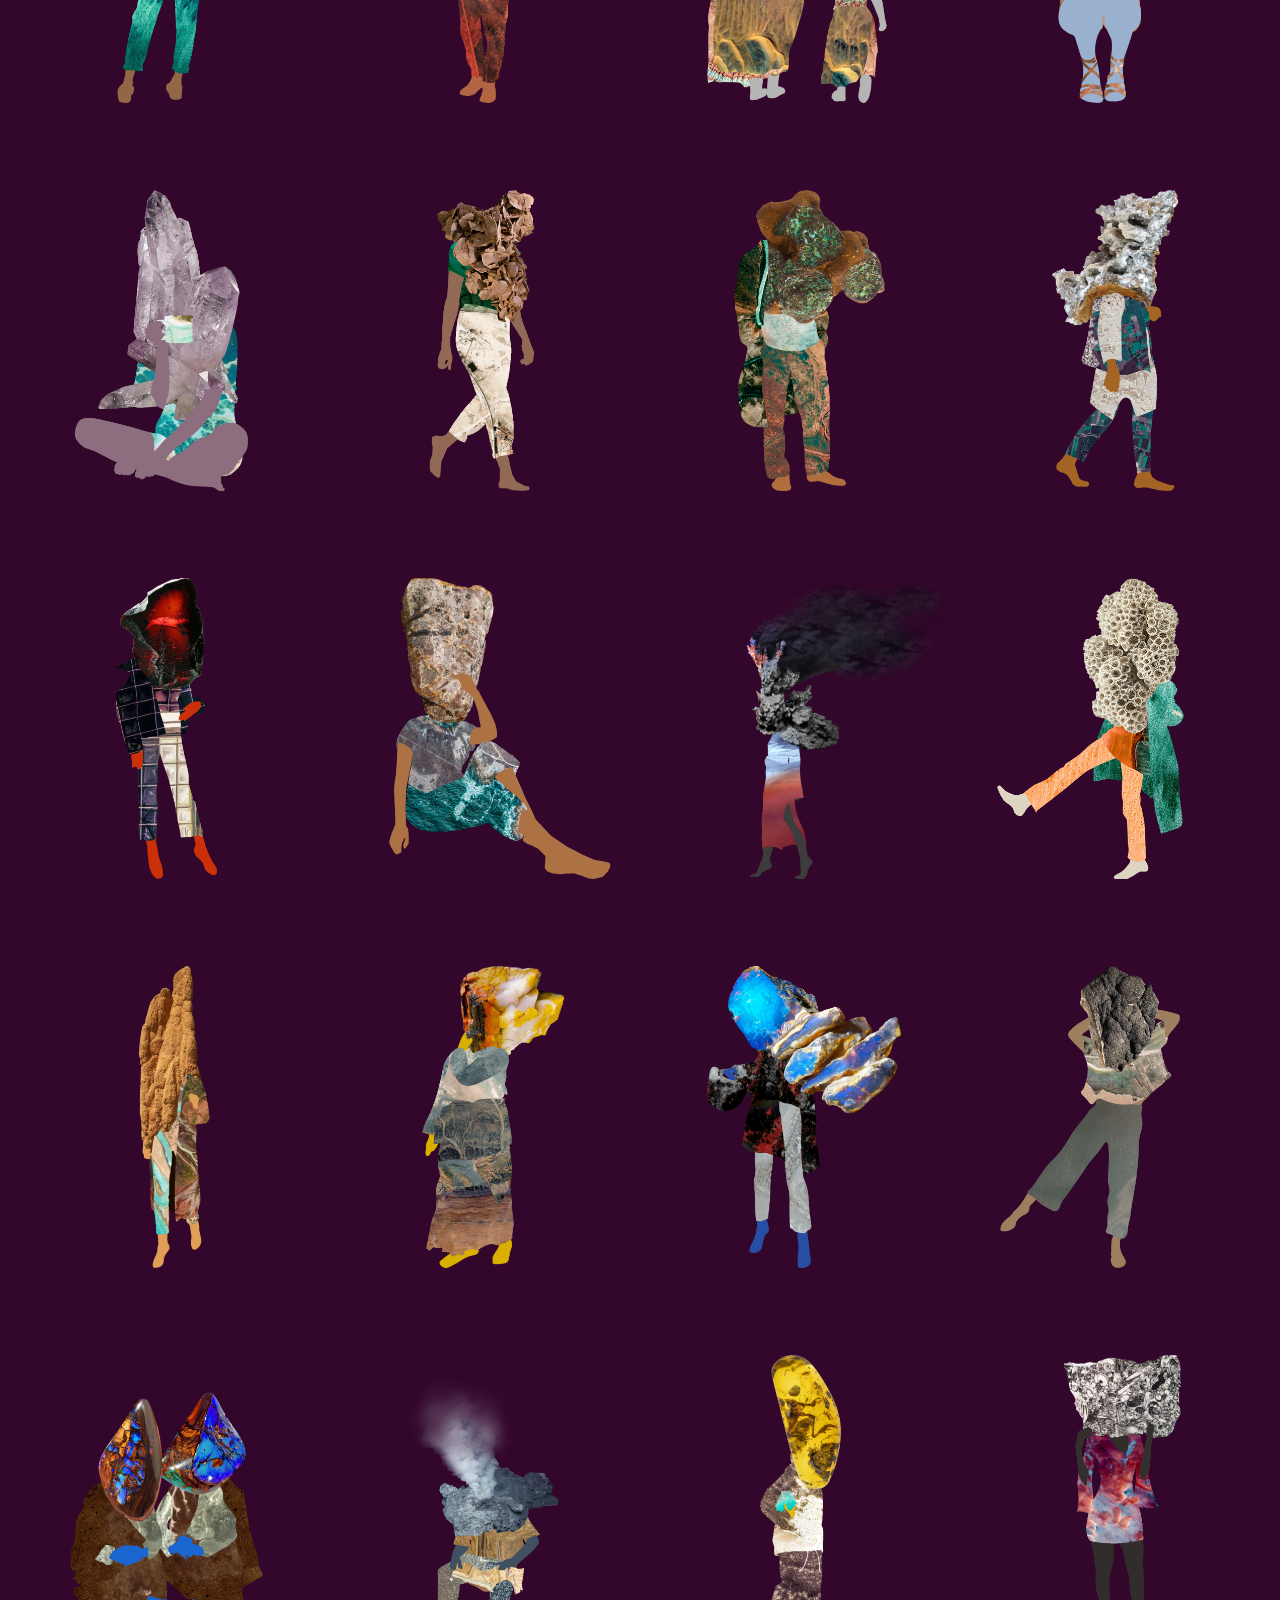
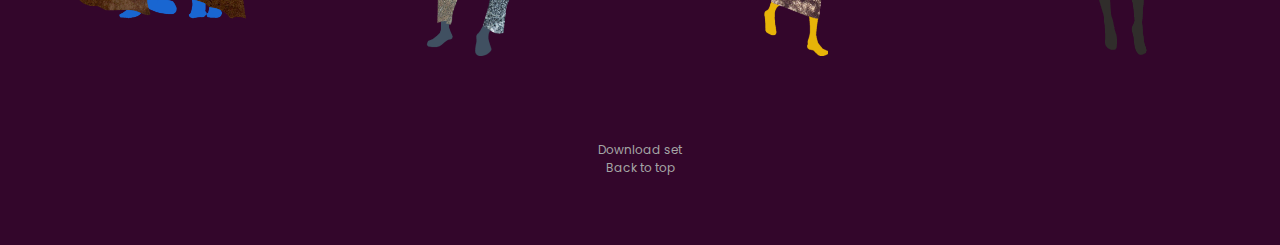
<file: geo-index.html>
<!DOCTYPE html>
<link rel="icon" href="pngs/icon.png">

<html>
    <link rel="stylesheet" type="text/css" href="geoplankta.css">
     <div class="html">
        <head>
            <!--Browser Tab, Websearch Title-->

            <!--Züplankta-->
            <title>
            Geoplankta Architectural Figures
            </title>

            <!-- Global site tag (gtag.js) - Google Analytics -->
            <script async src="https://www.googletagmanager.com/gtag/js?id=UA-158706687-1"></script>
            <script>
              window.dataLayer = window.dataLayer || [];
              function gtag(){dataLayer.push(arguments);}
              gtag('js', new Date());

              gtag('config', 'UA-158706687-1');
            </script>
            <!--End Google Analytics -->
        </head>

        <header>
            <div class="header">
                <div class="zoom">
                    <a href="index.html">Geoplankta</a> <br/>
                </div>
            </div>

            <div class="menu">
            Another collection of scale figures for the post-human designer.<br/>
                <a href="geo-about.html">About Geoplankta</a> <br/>
                <a href="geo-random.html">TUMBLE</a>
            </div>
        </header>

        <body>
            <div class="row">



                <ul class="column" "first-column">
                    <!--elemental 1-->
                    <li>
                        <div class="zoom">
                            <a href="pngs/geoplankta/elemental/electrum.png" target="new">
                            <img src="pngs/geoplankta/elemental/0/electrum.png"></a>
                        </div>
                    </li>
                    <li>
                        <div class="zoom">
                            <a href="pngs/geoplankta/elemental/mercury_cinnabar.png" target="new">
                            <img src="pngs/geoplankta/elemental/0/mercury_cinnabar.png"></a>
                        </div>
                    </li>
                    <li>
                        <div class="zoom">
                            <a href="pngs/geoplankta/elemental/platinum.png" target="new">
                            <img src="pngs/geoplankta/elemental/0/platinum.png"></a>
                        </div>
                    </li>
                    <!--metallic 1-->
                    <li>
                        <div class="zoom">
                            <a href="pngs/geoplankta/metallic/acanthite.png" target="new">
                            <img src="pngs/geoplankta/metallic/0/acanthite.png"></a>
                        </div>
                    </li>
                    <li>
                        <div class="zoom">
                            <a href="pngs/geoplankta/metallic/autunite.png" target="new">
                            <img src="pngs/geoplankta/metallic/0/autunite.png"></a>
                        </div>
                    </li>
                    <li>
                        <div class="zoom">
                            <a href="pngs/geoplankta/metallic/arsenopyrite.png" target="new">
                            <img src="pngs/geoplankta/metallic/0/arsenopyrite.png"></a>
                        </div>
                    </li>
                    <!--nonmetallic 1-->
                    <li>
                        <div class="zoom">
                            <a href="pngs/geoplankta/nonmetallic/agate_red_fox.png" target="new">
                            <img src="pngs/geoplankta/nonmetallic/0/agate_red_fox.png"></a>
                        </div>
                    </li>
                    <li>
                        <div class="zoom">
                            <a href="pngs/geoplankta/nonmetallic/chalcedony.png" target="new">
                            <img src="pngs/geoplankta/nonmetallic/0/chalcedony.png"></a>
                        </div>
                    </li>
                    <li>
                        <div class="zoom">
                            <a href="pngs/geoplankta/nonmetallic/amethyst.png" target="new">
                            <img src="pngs/geoplankta/nonmetallic/0/amethyst.png"></a>
                        </div>
                    </li>
                    <!--geobiological 1-->
                    <li>
                        <div class="zoom">
                            <a href="pngs/geoplankta/geobiological/amber_mexican_red.png" target="new">
                            <img src="pngs/geoplankta/geobiological/0/amber_mexican_red.png"></a>
                        </div>
                    </li>
                    <li>
                        <div class="zoom">
                            <a href="pngs/geoplankta/geobiological/cathedral_termite_mound.png" target="new">
                            <img src="pngs/geoplankta/geobiological/0/cathedral_termite_mound.png"></a>
                        </div>
                    </li>
                    <li>
                        <div class="zoom">
                            <a href="pngs/geoplankta/geobiological/opalized_fossil.png" target="new">
                            <img src="pngs/geoplankta/geobiological/0/opalized_fossil.png"></a>
                        </div>
                    </li>
                    <li class="bg"></li>
                  </ul>




                  <ul class="column" "second-column">

                    <!--elemental 2-->
                    <li>
                        <div class="zoom">
                            <a href="pngs/geoplankta/elemental/bismuth.png" target="new">
                            <img src="pngs/geoplankta/elemental/0/bismuth.png"></a>
                        </div>
                    </li>
                    <li>
                        <div class="zoom">
                            <a href="pngs/geoplankta/elemental/silver.png" target="new">
                            <img src="pngs/geoplankta/elemental/0/silver.png"></a>
                        </div>
                    </li>
                    <li>
                        <div class="zoom">
                            <a href="pngs/geoplankta/elemental/awaruite.png" target="new">
                            <img src="pngs/geoplankta/elemental/0/awaruite.png"></a>
                        </div>
                    </li>
                    <!--metallic 2-->
                    <li>
                        <div class="zoom">
                            <a href="pngs/geoplankta/metallic/chrysocolla.png" target="new">
                            <img src="pngs/geoplankta/metallic/0/chrysocolla.png"></a>
                        </div>
                    </li>
                    <li>
                        <div class="zoom">
                            <a href="pngs/geoplankta/metallic/crocoite.png" target="new">
                            <img src="pngs/geoplankta/metallic/0/crocoite.png"></a>
                        </div>
                    </li>
                    <li>
                        <div class="zoom">
                            <a href="pngs/geoplankta/metallic/malachite_limonite_goethite.png" target="new">
                            <img src="pngs/geoplankta/metallic/0/malachite_limonite_goethite.png"></a>
                        </div>
                    </li>
                    <!--nonmetallic 2-->
                    <li>
                        <div class="zoom">
                            <a href="pngs/geoplankta/nonmetallic/granite.png" target="new">
                            <img src="pngs/geoplankta/nonmetallic/0/granite.png"></a>
                        </div>
                    </li>
                    <li>
                        <div class="zoom">
                            <a href="pngs/geoplankta/nonmetallic/quartz_red.png" target="new">
                            <img src="pngs/geoplankta/nonmetallic/0/quartz_red.png"></a>
                        </div>
                    </li>
                    <li>
                        <div class="zoom">
                            <a href="pngs/geoplankta/nonmetallic/gypsum_desert_rose.png" target="new">
                            <img src="pngs/geoplankta/nonmetallic/0/gypsum_desert_rose.png"></a>
                        </div>
                    </li>
                    <!--geobiological 2-->
                    <li>
                        <div class="zoom">
                            <a href="pngs/geoplankta/geobiological/ambergris.png" target="new">
                            <img src="pngs/geoplankta/geobiological/0/ambergris.png"></a>
                        </div>
                    </li>
                    <li>
                        <div class="zoom">
                            <a href="pngs/geoplankta/geobiological/petrified_wood.png" target="new">
                            <img src="pngs/geoplankta/geobiological/0/petrified_wood.png"></a>
                        </div>
                    </li>
                    <li>
                        <div class="zoom">
                            <a href="pngs/geoplankta/geobiological/hydrothermal_whitesmoker.png" target="new">
                            <img src="pngs/geoplankta/geobiological/0/hydrothermal_whitesmoker.png"></a>
                        </div>
                    </li>
                    <li class="bg"></li>
                </ul>




                <ul class="column" "third-column">

                    <!--elemental 3-->
                    <li>
                        <div class="zoom">
                            <a href="pngs/geoplankta/elemental/copper.png" target="new">
                            <img src="pngs/geoplankta/elemental/0/copper.png"></a>
                        </div>
                    </li>
                    <li>
                        <div class="zoom">
                            <a href="pngs/geoplankta/elemental/ruthenium.png" target="new">
                            <img src="pngs/geoplankta/elemental/0/ruthenium.png"></a>
                        </div>
                    </li>
                    <li>
                        <div class="zoom">
                            <a href="pngs/geoplankta/elemental/gold_quartz.png" target="new">
                            <img src="pngs/geoplankta/elemental/0/gold_quartz.png"></a>
                        </div>
                    </li>
                    <!--metallic 3-->
                    <li>
                        <div class="zoom">
                            <a href="pngs/geoplankta/metallic/celestine.png" target="new">
                            <img src="pngs/geoplankta/metallic/0/celestine.png"></a>
                        </div>
                    </li>
                    <li>
                        <div class="zoom">
                            <a href="pngs/geoplankta/metallic/pyrite_quartz.png" target="new">
                            <img src="pngs/geoplankta/metallic/0/pyrite_quartz.png"></a>
                        </div>
                    </li>
                    <li>
                        <div class="zoom">
                            <a href="pngs/geoplankta/metallic/wulfenite.png" target="new">
                            <img src="pngs/geoplankta/metallic/0/wulfenite.png"></a>
                        </div>
                    </li>
                    <!--nonmetallic 3-->
                    <li>
                        <div class="zoom">
                            <a href="pngs/geoplankta/nonmetallic/aragonite_baryte.png" target="new">
                            <img src="pngs/geoplankta/nonmetallic/0/aragonite_baryte.png"></a>
                        </div>
                    </li>
                    <li>
                        <div class="zoom">
                            <a href="pngs/geoplankta/nonmetallic/calcite.png" target="new">
                            <img src="pngs/geoplankta/nonmetallic/0/calcite.png"></a>
                        </div>
                    </li>
                    <li>
                        <div class="zoom">
                            <a href="pngs/geoplankta/nonmetallic/opal.png" target="new">
                            <img src="pngs/geoplankta/nonmetallic/0/opal.png"></a>
                        </div>
                    </li>
                    <!--geobiological 3-->
                    <li>
                        <div class="zoom">
                            <a href="pngs/geoplankta/geobiological/hydrothermal_blacksmoker.png" target="new">
                            <img src="pngs/geoplankta/geobiological/0/hydrothermal_blacksmoker.png"></a>
                        </div>
                    </li>
                    <li>
                        <div class="zoom">
                            <a href="pngs/geoplankta/geobiological/amber_dominican_blue.png" target="new">
                            <img src="pngs/geoplankta/geobiological/0/amber_dominican_blue.png"></a>
                        </div>
                    </li>
                    <li>
                        <div class="zoom">
                            <a href="pngs/geoplankta/geobiological/amber_inclusion.png" target="new">
                            <img src="pngs/geoplankta/geobiological/0/amber_inclusion.png"></a>
                        </div>
                    </li>
                    <li class="bg"></li>
                </ul>


                <ul class="column">

                        <!--elemental 4-->
                    <li>
                        <div class="zoom">
                            <a href="pngs/geoplankta/elemental/esquel.png" target="new">
                            <img src="pngs/geoplankta/elemental/0/esquel.png"></a>
                        </div>
                    </li>
                    <li>
                        <div class="zoom">
                            <a href="pngs/geoplankta/elemental/osmium.png" target="new">
                            <img src="pngs/geoplankta/elemental/0/osmium.png"></a>
                        </div>
                    </li>
                    <li>
                        <div class="zoom">
                            <a href="pngs/geoplankta/elemental/silver_acanthite.png" target="new">
                            <img src="pngs/geoplankta/elemental/0/silver_acanthite.png"></a>
                        </div>
                    </li>
                    <!--metallic 4-->
                    <li>
                        <div class="zoom">
                            <a href="pngs/geoplankta/metallic/malachite_chrysocolla.png" target="new">
                            <img src="pngs/geoplankta/metallic/0/malachite_chrysocolla.png"></a>
                        </div>
                    </li>
                    <li>
                        <div class="zoom">
                            <a href="pngs/geoplankta/metallic/0/vanadinite.png" target="new">
                            <img src="pngs/geoplankta/metallic/0/vanadinite.png"></a>
                        </div>
                    </li>
                    <li>
                        <div class="zoom">
                            <a href="pngs/geoplankta/metallic/galena.png" target="new">
                            <img src="pngs/geoplankta/metallic/0/galena.png"></a>
                        </div>
                    </li>
                    <!--nonmetallic 4-->
                    <li>
                        <div class="zoom">
                            <a href="pngs/geoplankta/nonmetallic/selenite.png" target="new">
                            <img src="pngs/geoplankta/nonmetallic/0/selenite.png"></a>
                        </div>
                    </li>
                    <li>
                        <div class="zoom">
                            <a href="pngs/geoplankta/nonmetallic/fluorite_blue.png" target="new">
                            <img src="pngs/geoplankta/nonmetallic/0/fluorite_blue.png"></a>
                        </div>
                    </li>
                    <li>
                        <div class="zoom">
                            <a href="pngs/geoplankta/nonmetallic/aragonite.png" target="new">
                            <img src="pngs/geoplankta/nonmetallic/0/aragonite.png"></a>
                        </div>
                    </li>
                    <!--geobiological 4-->
                    <li>
                        <div class="zoom">
                            <a href="pngs/geoplankta/geobiological/coral_skeleton.png" target="new">
                            <img src="pngs/geoplankta/geobiological/0/coral_skeleton.png"></a>
                        </div>
                    </li>
                    <li>
                        <div class="zoom">
                            <a href="pngs/geoplankta/geobiological/stromatolite.png" target="new">
                            <img src="pngs/geoplankta/geobiological/0/stromatolite.png"></a>
                        </div>
                    </li>
                    <li>
                        <div class="zoom">
                            <a href="pngs/geoplankta/geobiological/fossiliferous_limestone.png" target="new">
                            <img src="pngs/geoplankta/geobiological/0/fossiliferous_limestone.png"></a>
                        </div>
                    </li>
                     <li class="bg"></li>
                </ul>
            </div>



            <div class="bottom-menu">

                <br/>
                <a href="https://drive.google.com/open?id=1Zji1q8ITXX0OIiN1W996zOZzvXtiuuPh" target="new"> Download set</a>
                <br/>

                <a href="#top">Back to top</a>

            </div>
        </body>
    </div>
</html>
</file>
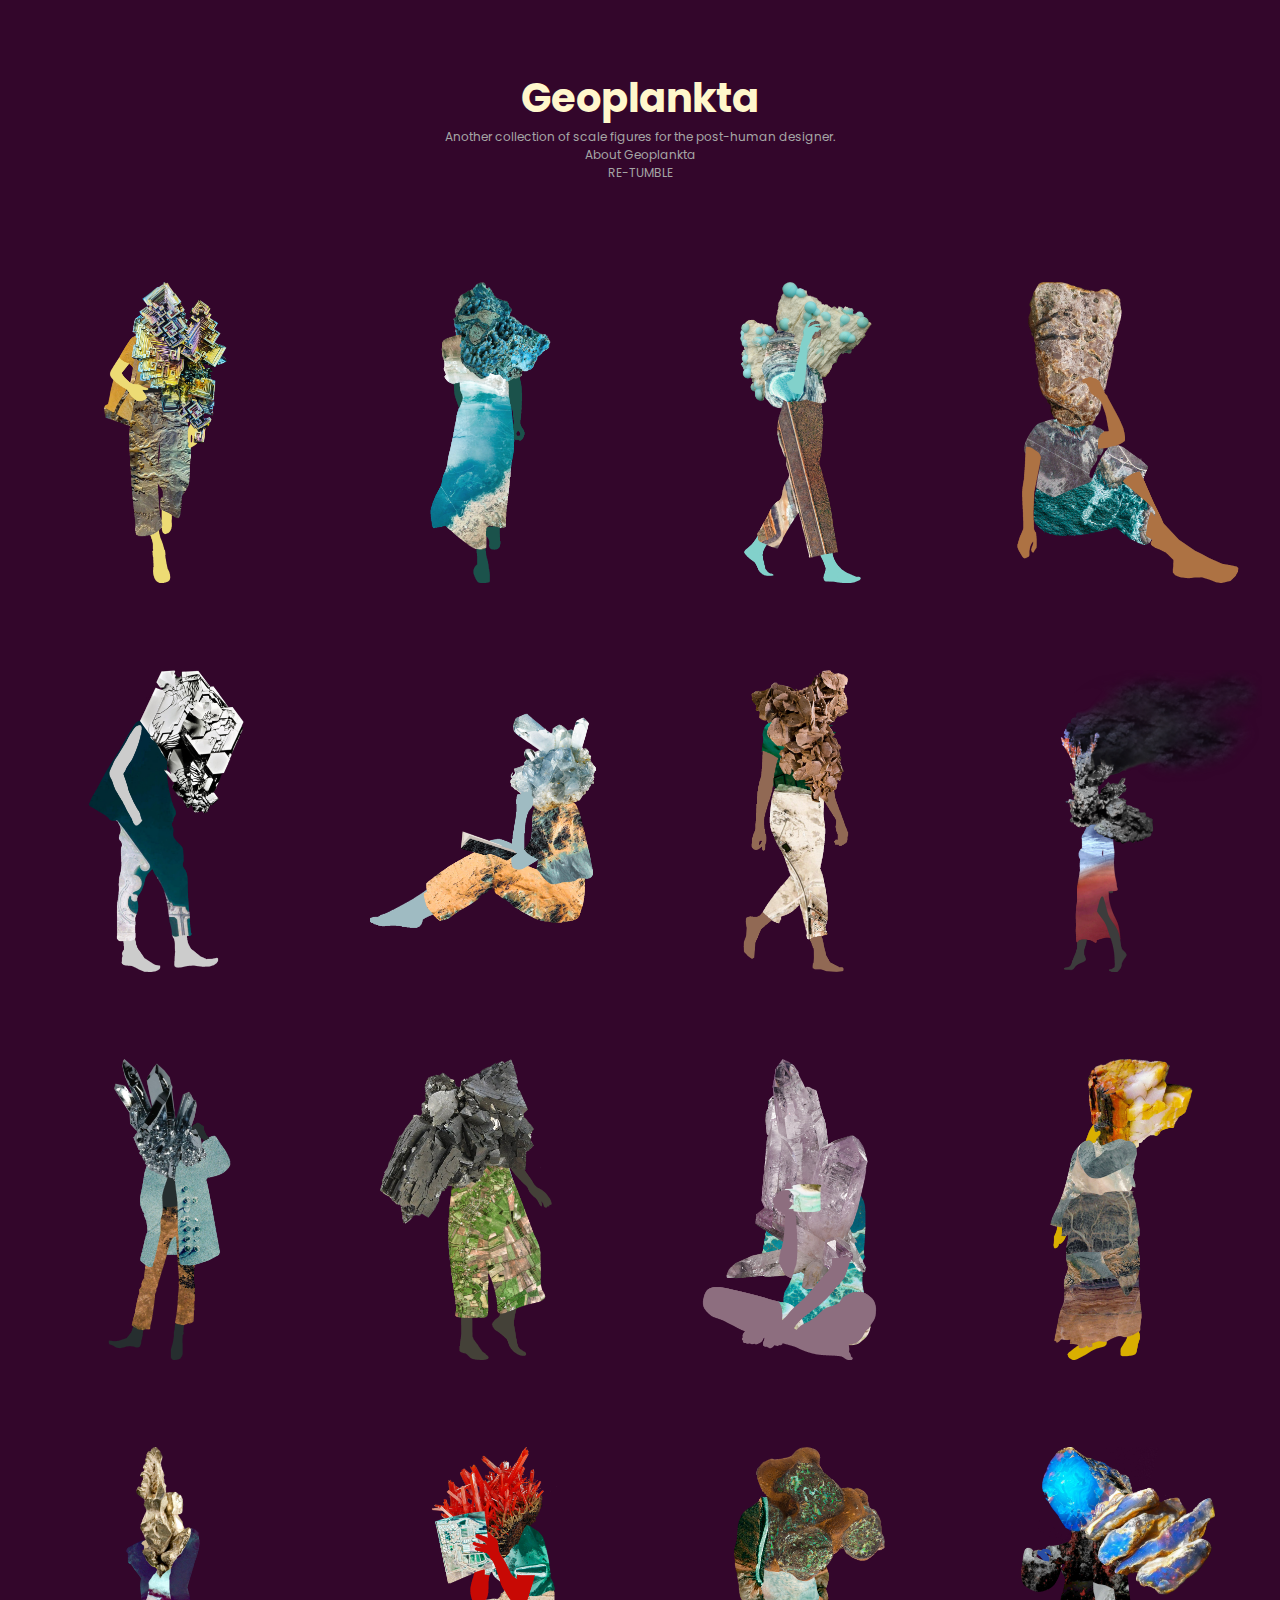
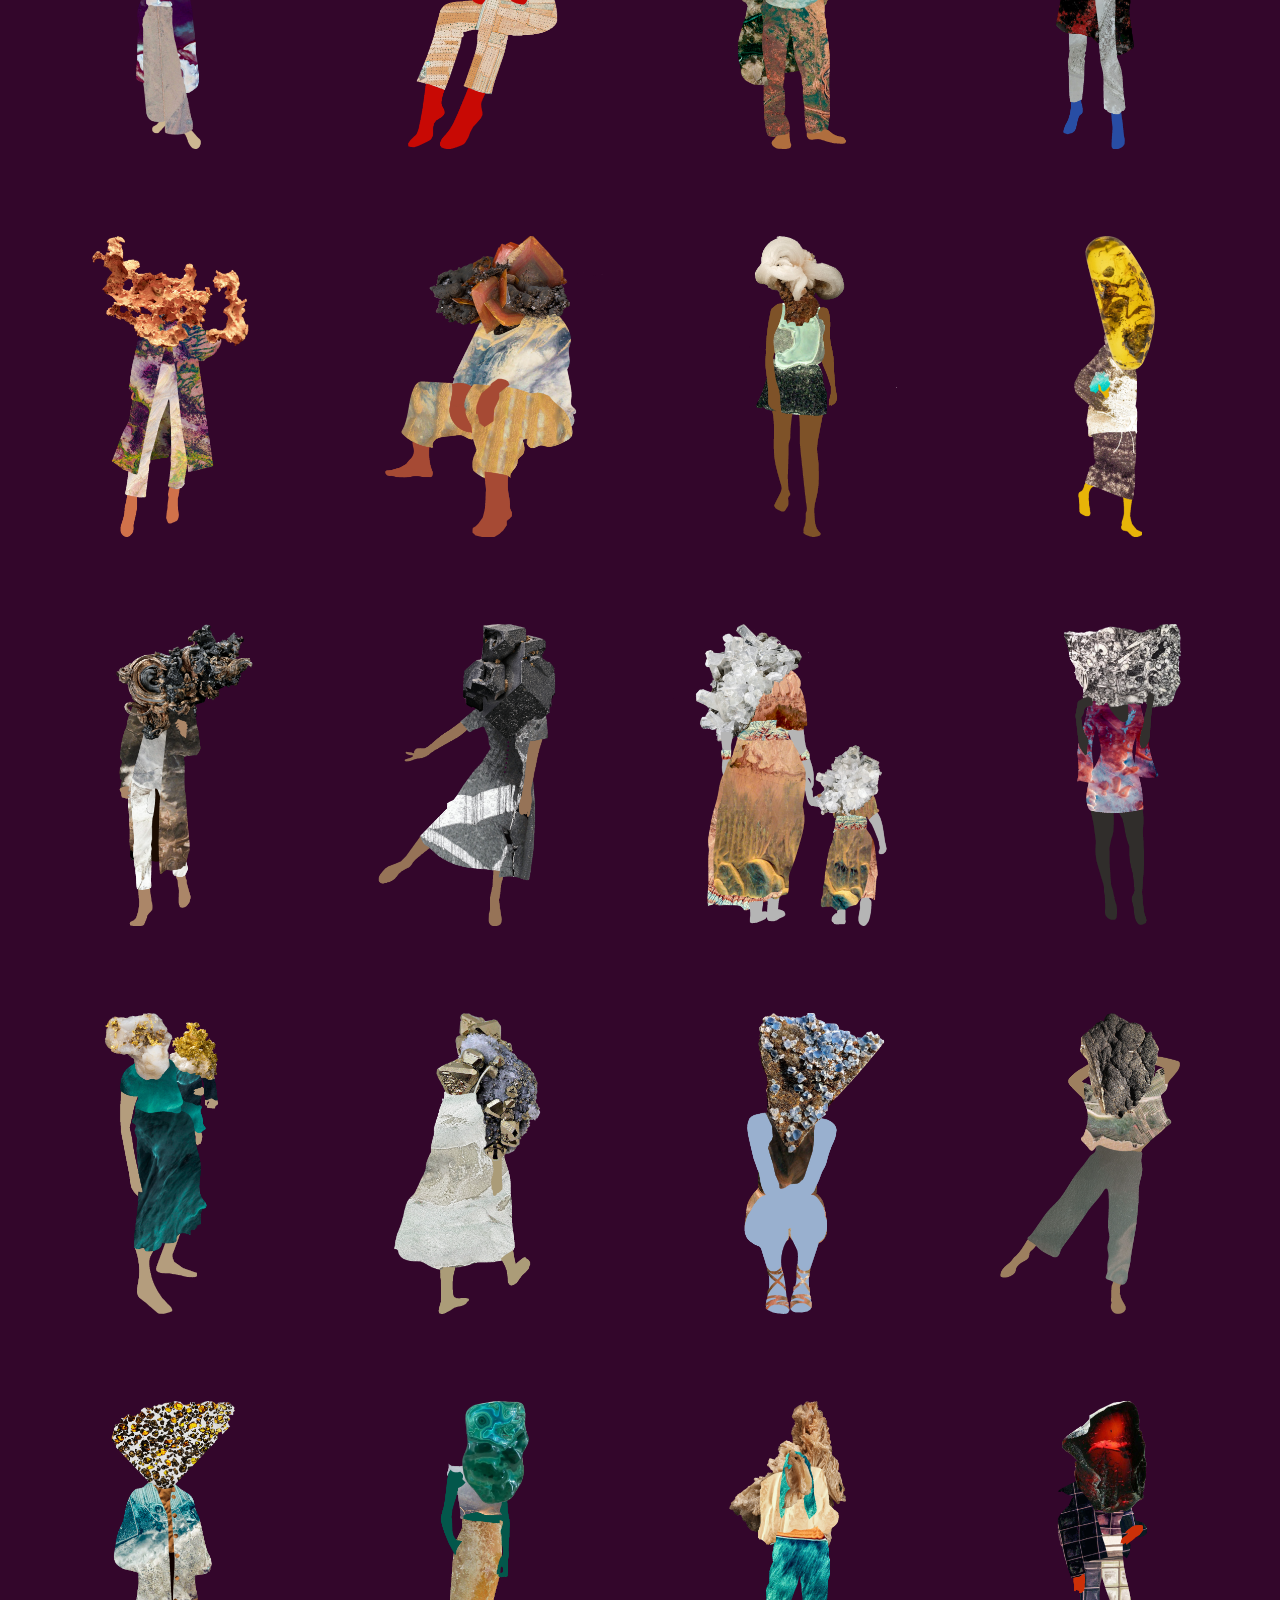
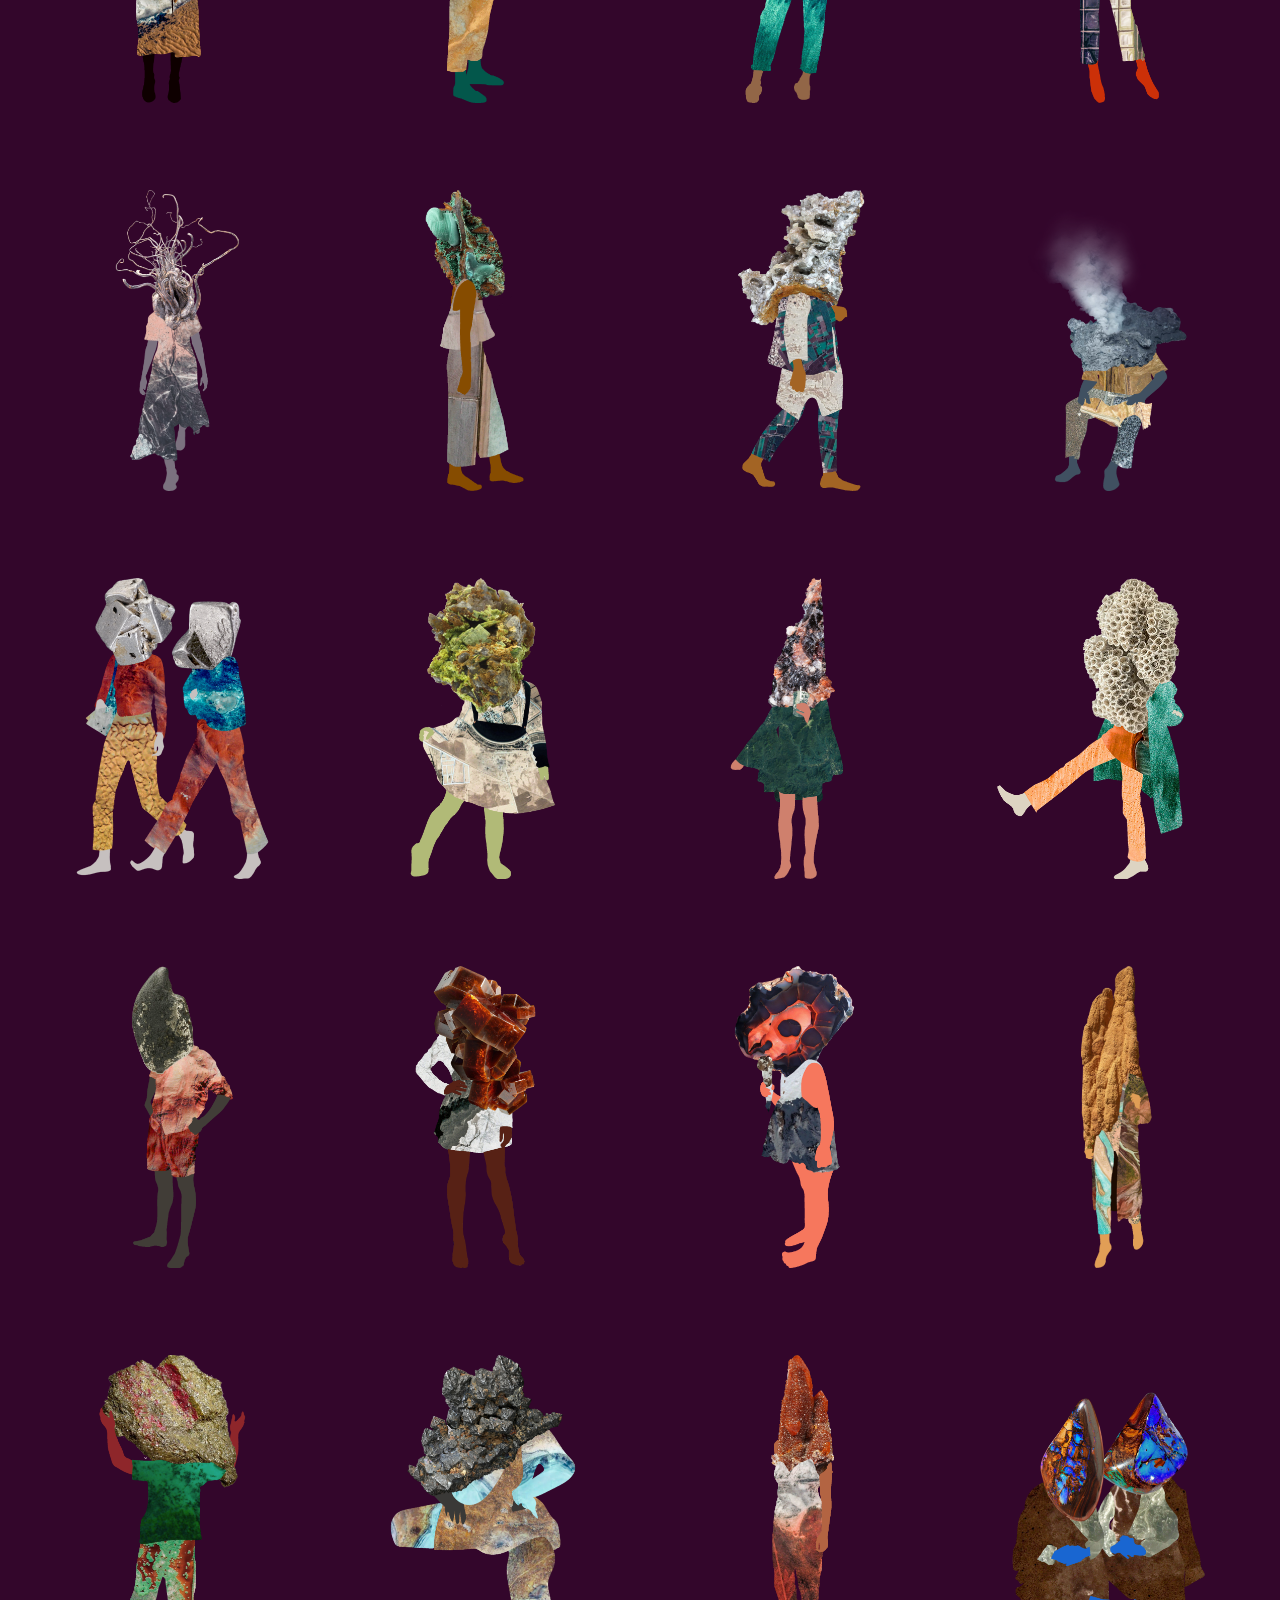
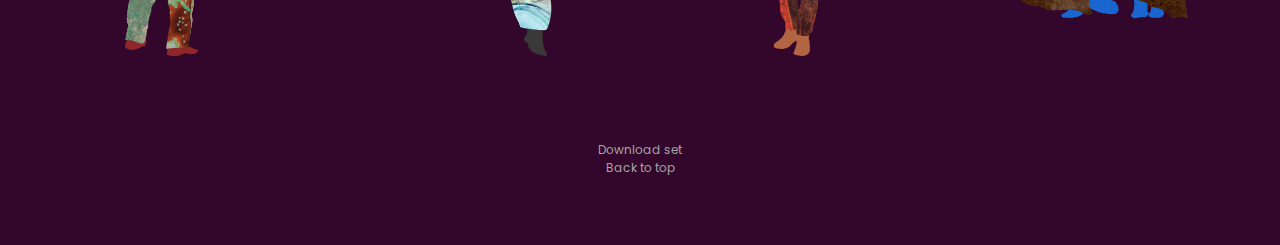
<file: geo-random.html>
<!DOCTYPE html>
<link rel="icon" href="pngs/icon.png">

<html>
    <link rel="stylesheet" type="text/css" href="geoplankta.css">
     <div class="html">
        <head>
            <title>
            Geoplankta Architectural Figures
            </title>

            <!-- Global site tag (gtag.js) - Google Analytics -->
            <script async src="https://www.googletagmanager.com/gtag/js?id=UA-158706687-1"></script>
            <script>
              window.dataLayer = window.dataLayer || [];
              function gtag(){dataLayer.push(arguments);}
              gtag('js', new Date());

              gtag('config', 'UA-158706687-1');
            </script>
            <!--End Google Analytics -->
        </head>

        <header>
            <div class="header">
                <div class="zoom">
                    <a href="geo-index.html">Geoplankta</a> <br/>
                </div>
            </div>

            <div class="menu">
            Another collection of scale figures for the post-human designer.<br/>
                <a href="geo-about.html">About Geoplankta</a> <br/>
                <a href="geo-random.html">RE-TUMBLE</a>
            </div>
        </header>

        <body>

            <div class="row">

                <!--COLUMN 1 - ELEMENTAL-->
                <div class="column">

                    <script>
                        var contents=new Array()

                        contents[0]='<div class="zoom"> <a href="pngs/geoplankta/elemental/awaruite.png" target="new"> <img border=0 src="pngs/geoplankta/elemental/0/awaruite.png"> </div>'

                        contents[1]='<div class="zoom"> <a href="pngs/geoplankta/elemental/bismuth.png" target="new"> <img border=0 src="pngs/geoplankta/elemental/0/bismuth.png"> </div>'

                        contents[2]='<div class="zoom"> <a href="pngs/geoplankta/elemental/copper.png" target="new"> <img border=0 src="pngs/geoplankta/elemental/0/copper.png"> </div>'

                        contents[3]='<div class="zoom"> <a href="pngs/geoplankta/elemental/electrum.png" target="new"> <img border=0 src="pngs/geoplankta/elemental/0/electrum.png"> </div>'

                        contents[4]='<div class="zoom"> <a href="pngs/geoplankta/elemental/esquel.png" target="new"> <img border=0 src="pngs/geoplankta/elemental/0/esquel.png"> </div>'

                        contents[5]='<div class="zoom"> <a href="pngs/geoplankta/elemental/gold_quartz.png" target="new"> <img border=0 src="pngs/geoplankta/elemental/0/gold_quartz.png"> </div>'

                        contents[6]='<div class="zoom"> <a href="pngs/geoplankta/elemental/mercury_cinnabar.png" target="new"> <img border=0 src="pngs/geoplankta/elemental/0/mercury_cinnabar.png"> </div>'

                        contents[7]='<div class="zoom"> <a href="pngs/geoplankta/elemental/osmium.png" target="new"> <img border=0 src="pngs/geoplankta/elemental/0/osmium.png"> </div>'

                        contents[8]='<div class="zoom"> <a href="pngs/geoplankta/elemental/platinum.png" target="new"> <img border=0 src="pngs/geoplankta/elemental/0/platinum.png"> </div>'

                        contents[9]='<div class="zoom"> <a href="pngs/geoplankta/elemental/ruthenium.png" target="new"> <img border=0 src="pngs/geoplankta/elemental/0/ruthenium.png"> </div>'

                        contents[10]='<div class="zoom"> <a href="pngs/geoplankta/elemental/silver.png" target="new"> <img border=0 src="pngs/geoplankta/elemental/0/silver.png"> </div>'

                        contents[11]='<div class="zoom"> <a href="pngs/geoplankta/elemental/silver_acanthite.png" target="new"> <img border=0 src="pngs/geoplankta/elemental/0/silver_acanthite.png"> </div>'

                        var i=0
                        //variable used to contain controlled random number 
                        var random
                        //while all of array elements haven't been cycled thru
                        while (i<contents.length){
                            //generate random num between 0 and arraylength-1
                            random=Math.floor(Math.random()*contents.length)
                            //if element hasn't been marked as "selected"
                            if (contents[random]!="selected"){
                                document.write(contents[random])
                                //mark element as selected
                                contents[random]="selected"
                                i++
                                }
                            }

                    </script>

                </div>

                <!--COLUMN 2 - METALLIC-->
                <div class="column">

                    <script>
                        var contents=new Array()

                        contents[0]='<div class="zoom"> <a href="pngs/geoplankta/metallic/acanthite.png" target="new"> <img border=0 src="pngs/geoplankta/metallic/0/acanthite.png"> </div>'

                        contents[1]='<div class="zoom"> <a href="pngs/geoplankta/metallic/arsenopyrite.png" target="new"> <img border=0 src="pngs/geoplankta/metallic/0/arsenopyrite.png"> </div>'

                        contents[2]='<div class="zoom"> <a href="pngs/geoplankta/metallic/autunite.png" target="new"> <img border=0 src="pngs/geoplankta/metallic/0/autunite.png"> </div>'

                        contents[3]='<div class="zoom"> <a href="pngs/geoplankta/metallic/celestine.png" target="new"> <img border=0 src="pngs/geoplankta/metallic/0/celestine.png"> </div>'

                        contents[4]='<div class="zoom"> <a href="pngs/geoplankta/metallic/chrysocolla.png" target="new"> <img border=0 src="pngs/geoplankta/metallic/0/chrysocolla.png"> </div>'

                        contents[5]='<div class="zoom"> <a href="pngs/geoplankta/metallic/crocoite.png" target="new"> <img border=0 src="pngs/geoplankta/metallic/0/crocoite.png"> </div>'

                        contents[6]='<div class="zoom"> <a href="pngs/geoplankta/metallic/galena.png" target="new"> <img border=0 src="pngs/geoplankta/metallic/0/galena.png"> </div>'

                        contents[7]='<div class="zoom"> <a href="pngs/geoplankta/metallic/malachite_chrysocolla.png" target="new"> <img border=0 src="pngs/geoplankta/metallic/0/malachite_chrysocolla.png"> </div>'

                        contents[8]='<div class="zoom"> <a href="pngs/geoplankta/metallic/malachite_limonite_goethite.png" target="new"> <img border=0 src="pngs/geoplankta/metallic/0/malachite_limonite_goethite.png"> </div>'

                        contents[9]='<div class="zoom"> <a href="pngs/geoplankta/metallic/pyrite_quartz.png" target="new"> <img border=0 src="pngs/geoplankta/metallic/0/pyrite_quartz.png"> </div>'

                        contents[10]='<div class="zoom"> <a href="pngs/geoplankta/metallic/vanadinite.png" target="new"> <img border=0 src="pngs/geoplankta/metallic/0/vanadinite.png"> </div>'

                        contents[11]='<div class="zoom"> <a href="pngs/geoplankta/metallic/wulfenite.png" target="new"> <img border=0 src="pngs/geoplankta/metallic/0/wulfenite.png"> </div>'

                        var i=0
                        //variable used to contain controlled random number 
                        var random
                        //while all of array elements haven't been cycled thru
                        while (i<contents.length){
                            //generate random num between 0 and arraylength-1
                            random=Math.floor(Math.random()*contents.length)
                            //if element hasn't been marked as "selected"
                            if (contents[random]!="selected"){
                                document.write(contents[random])
                                //mark element as selected
                                contents[random]="selected"
                                i++
                                }
                            }

                    </script>

                </div>

                <!--COLUMN 3 - NONMETALLIC-->
                <div class="column">

                    <script>
                        var contents=new Array()

                        contents[0]='<div class="zoom"> <a href="pngs/geoplankta/nonmetallic/agate_red_fox.png" target="new"> <img border=0 src="pngs/geoplankta/nonmetallic/0/agate_red_fox.png"> </div>'

                        contents[1]='<div class="zoom"> <a href="pngs/geoplankta/nonmetallic/amethyst.png" target="new"> <img border=0 src="pngs/geoplankta/nonmetallic/0/amethyst.png"> </div>'

                        contents[2]='<div class="zoom"> <a href="pngs/geoplankta/nonmetallic/aragonite.png" target="new"> <img border=0 src="pngs/geoplankta/nonmetallic/0/aragonite.png"> </div>'

                        contents[3]='<div class="zoom"> <a href="pngs/geoplankta/nonmetallic/aragonite_baryte.png" target="new"> <img border=0 src="pngs/geoplankta/nonmetallic/0/aragonite_baryte.png"> </div>'

                        contents[4]='<div class="zoom"> <a href="pngs/geoplankta/nonmetallic/calcite.png" target="new"> <img border=0 src="pngs/geoplankta/nonmetallic/0/calcite.png"> </div>'

                        contents[5]='<div class="zoom"> <a href="pngs/geoplankta/nonmetallic/chalcedony.png" target="new"> <img border=0 src="pngs/geoplankta/nonmetallic/0/chalcedony.png"> </div>'

                        contents[6]='<div class="zoom"> <a href="pngs/geoplankta/nonmetallic/fluorite_blue.png" target="new"> <img border=0 src="pngs/geoplankta/nonmetallic/0/fluorite_blue.png"> </div>'

                        contents[7]='<div class="zoom"> <a href="pngs/geoplankta/nonmetallic/granite.png" target="new"> <img border=0 src="pngs/geoplankta/nonmetallic/0/granite.png"> </div>'

                        contents[8]='<div class="zoom"> <a href="pngs/geoplankta/nonmetallic/gypsum_desert_rose.png" target="new"> <img border=0 src="pngs/geoplankta/nonmetallic/0/gypsum_desert_rose.png"> </div>'

                        contents[9]='<div class="zoom"> <a href="pngs/geoplankta/nonmetallic/opal.png" target="new"> <img border=0 src="pngs/geoplankta/nonmetallic/0/opal.png"> </div>'

                        contents[10]='<div class="zoom"> <a href="pngs/geoplankta/nonmetallic/quartz_red.png" target="new"> <img border=0 src="pngs/geoplankta/nonmetallic/0/quartz_red.png"> </div>'

                        contents[11]='<div class="zoom"> <a href="pngs/geoplankta/nonmetallic/selenite.png" target="new"> <img border=0 src="pngs/geoplankta/nonmetallic/0/selenite.png"> </div>'

                        var i=0
                        //variable used to contain controlled random number 
                        var random
                        //while all of array elements haven't been cycled thru
                        while (i<contents.length){
                            //generate random num between 0 and arraylength-1
                            random=Math.floor(Math.random()*contents.length)
                            //if element hasn't been marked as "selected"
                            if (contents[random]!="selected"){
                                document.write(contents[random])
                                //mark element as selected
                                contents[random]="selected"
                                i++
                                }
                            }

                    </script>

                </div>

                <!--COLUMN 4 - GEOBIOLOGICAL-->
                <div class="column">

                    <script>
                        var contents=new Array()

                        contents[0]='<div class="zoom"> <a href="pngs/geoplankta/geobiological/amber_dominican_blue.png" target="new"> <img border=0 src="pngs/geoplankta/geobiological/0/amber_dominican_blue.png"> </div>'

                        contents[1]='<div class="zoom"> <a href="pngs/geoplankta/geobiological/amber_inclusion.png" target="new"> <img border=0 src="pngs/geoplankta/geobiological/0/amber_inclusion.png"> </div>'

                        contents[2]='<div class="zoom"> <a href="pngs/geoplankta/geobiological/amber_mexican_red.png" target="new"> <img border=0 src="pngs/geoplankta/geobiological/0/amber_mexican_red.png"> </div>'

                        contents[3]='<div class="zoom"> <a href="pngs/geoplankta/geobiological/ambergris.png" target="new"> <img border=0 src="pngs/geoplankta/geobiological/0/ambergris.png"> </div>'

                        contents[4]='<div class="zoom"> <a href="pngs/geoplankta/geobiological/cathedral_termite_mound.png" target="new"> <img border=0 src="pngs/geoplankta/geobiological/0/cathedral_termite_mound.png"> </div>'

                        contents[5]='<div class="zoom"> <a href="pngs/geoplankta/geobiological/coral_skeleton.png" target="new"> <img border=0 src="pngs/geoplankta/geobiological/0/coral_skeleton.png"> </div>'

                        contents[6]='<div class="zoom"> <a href="pngs/geoplankta/geobiological/fossiliferous_limestone.png" target="new"> <img border=0 src="pngs/geoplankta/geobiological/0/fossiliferous_limestone.png"> </div>'

                        contents[7]='<div class="zoom"> <a href="pngs/geoplankta/geobiological/hydrothermal_blacksmoker.png" target="new"> <img border=0 src="pngs/geoplankta/geobiological/0/hydrothermal_blacksmoker.png"> </div>'

                        contents[8]='<div class="zoom"> <a href="pngs/geoplankta/geobiological/hydrothermal_whitesmoker.png" target="new"> <img border=0 src="pngs/geoplankta/geobiological/0/hydrothermal_whitesmoker.png"> </div>'

                        contents[9]='<div class="zoom"> <a href="pngs/geoplankta/geobiological/opalized_fossil.png" target="new"> <img border=0 src="pngs/geoplankta/geobiological/0/opalized_fossil.png"> </div>'

                        contents[10]='<div class="zoom"> <a href="pngs/geoplankta/geobiological/petrified_wood.png" target="new"> <img border=0 src="pngs/geoplankta/geobiological/0/petrified_wood.png"> </div>'

                        contents[11]='<div class="zoom"> <a href="pngs/geoplankta/geobiological/stromatolite.png" target="new"> <img border=0 src="pngs/geoplankta/geobiological/0/stromatolite.png"> </div>'

                        var i=0
                        //variable used to contain controlled random number 
                        var random
                        //while all of array elements haven't been cycled thru
                        while (i<contents.length){
                            //generate random num between 0 and arraylength-1
                            random=Math.floor(Math.random()*contents.length)
                            //if element hasn't been marked as "selected"
                            if (contents[random]!="selected"){
                                document.write(contents[random])
                                //mark element as selected
                                contents[random]="selected"
                                i++
                                }
                            }

                    </script>

                </div>

            </div>

            <div class="bottom-menu">

                <br/>
                <a href="https://drive.google.com/open?id=1Zji1q8ITXX0OIiN1W996zOZzvXtiuuPh" target="new"> Download set</a>
                <br/>

                <a href="#top">Back to top</a>


            </div>
        </body>
    </div>
</html>
</file>
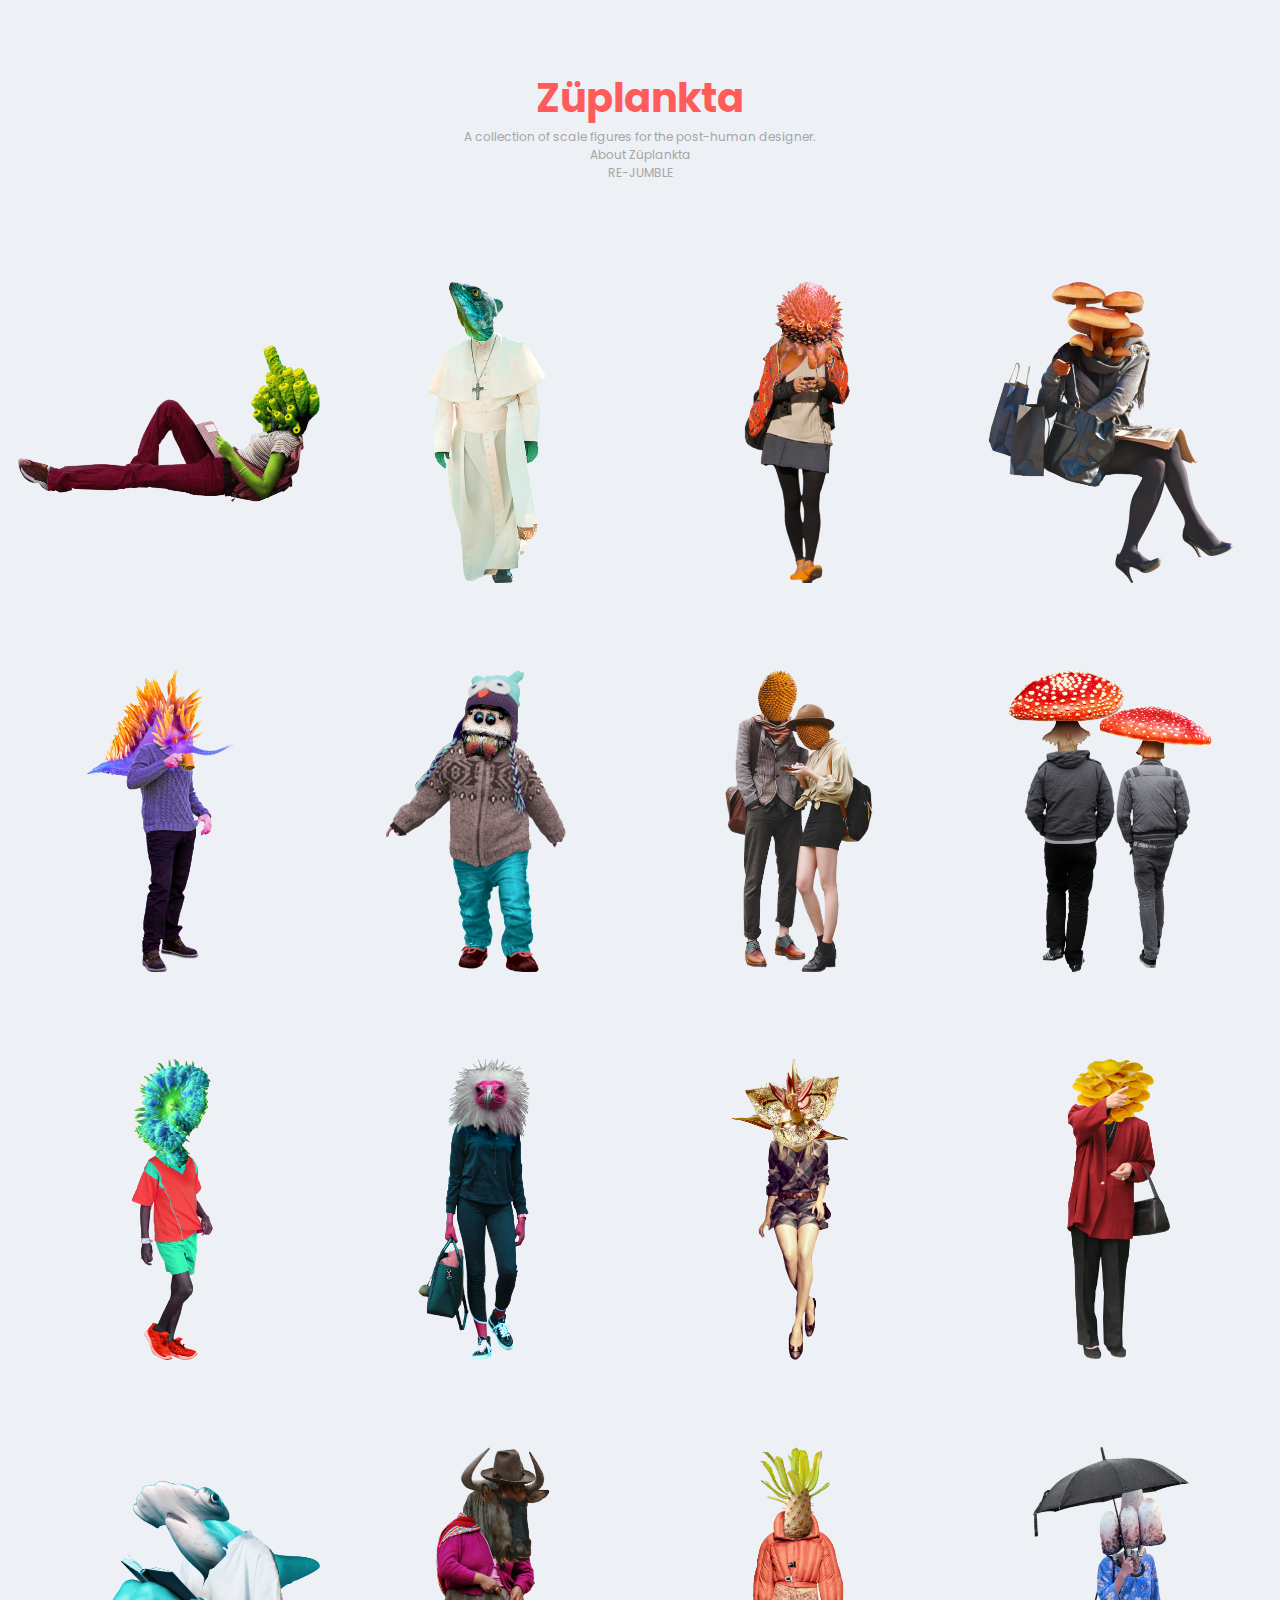
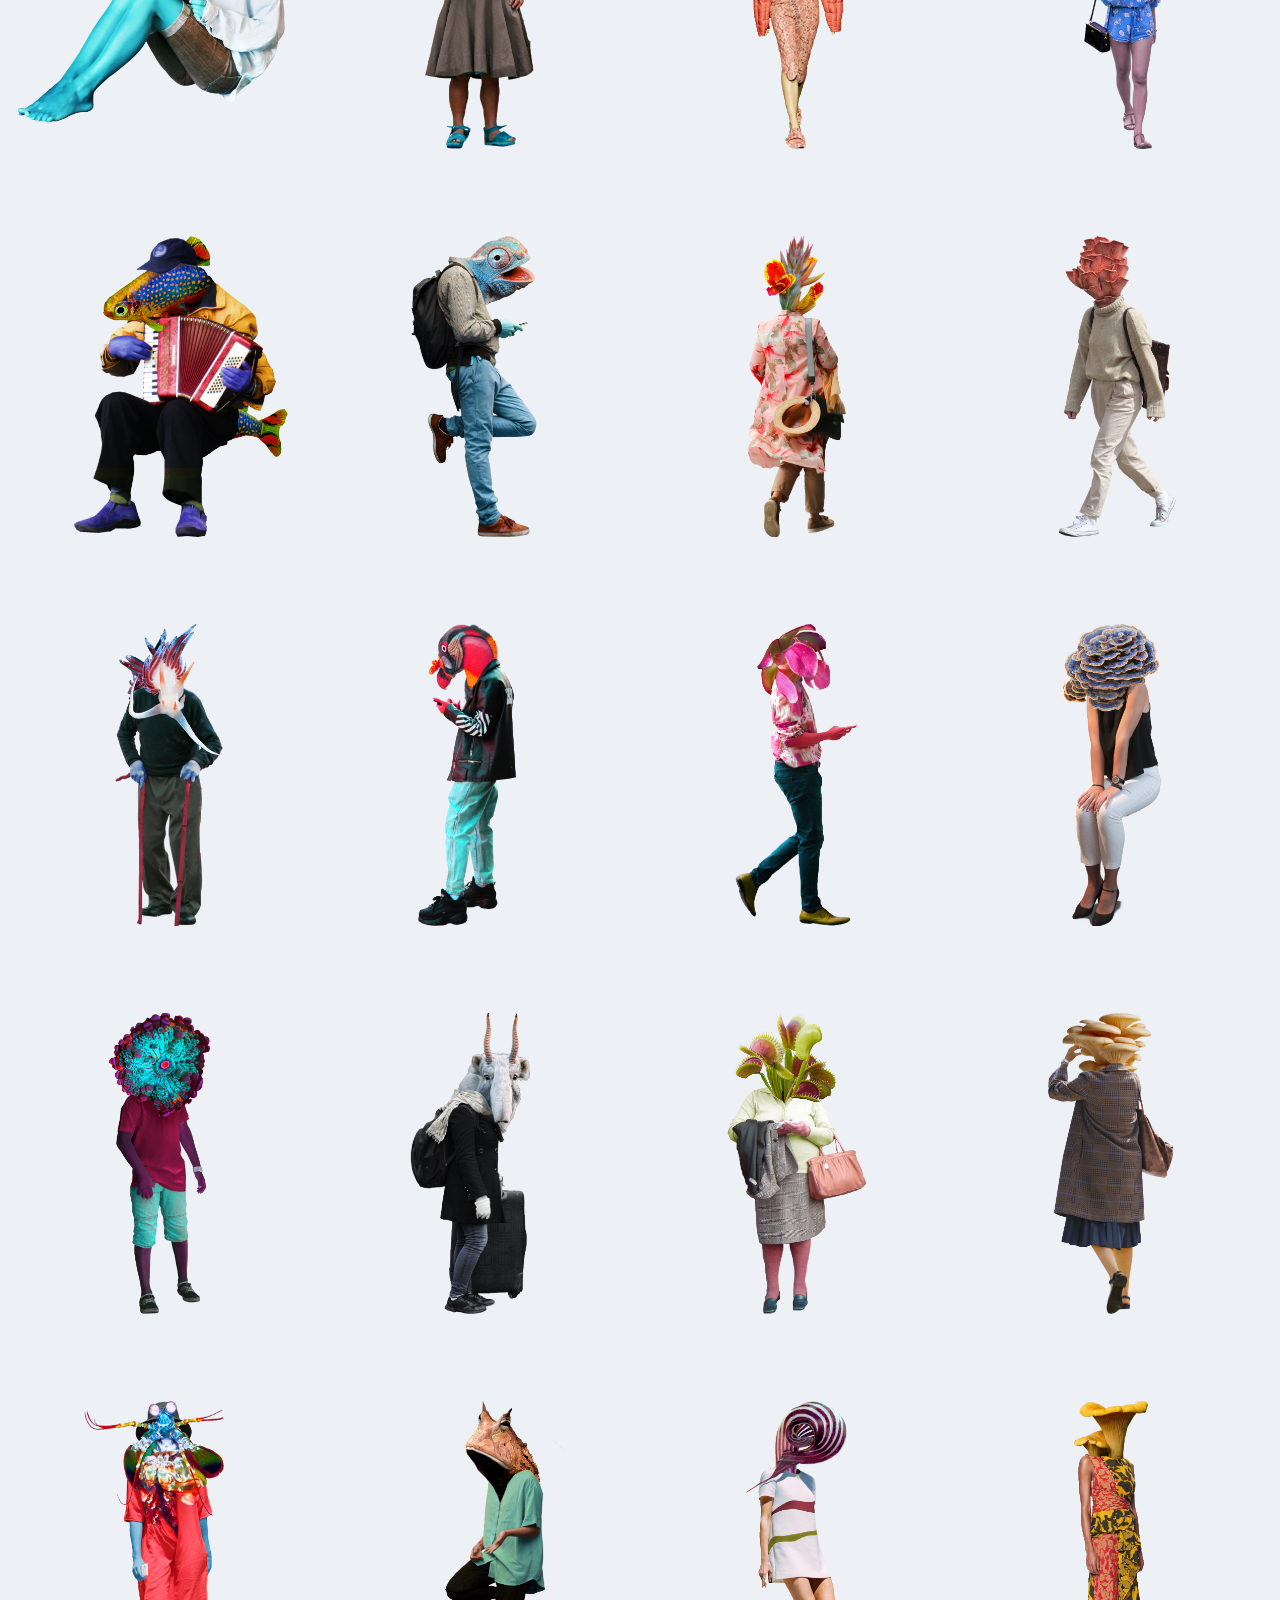
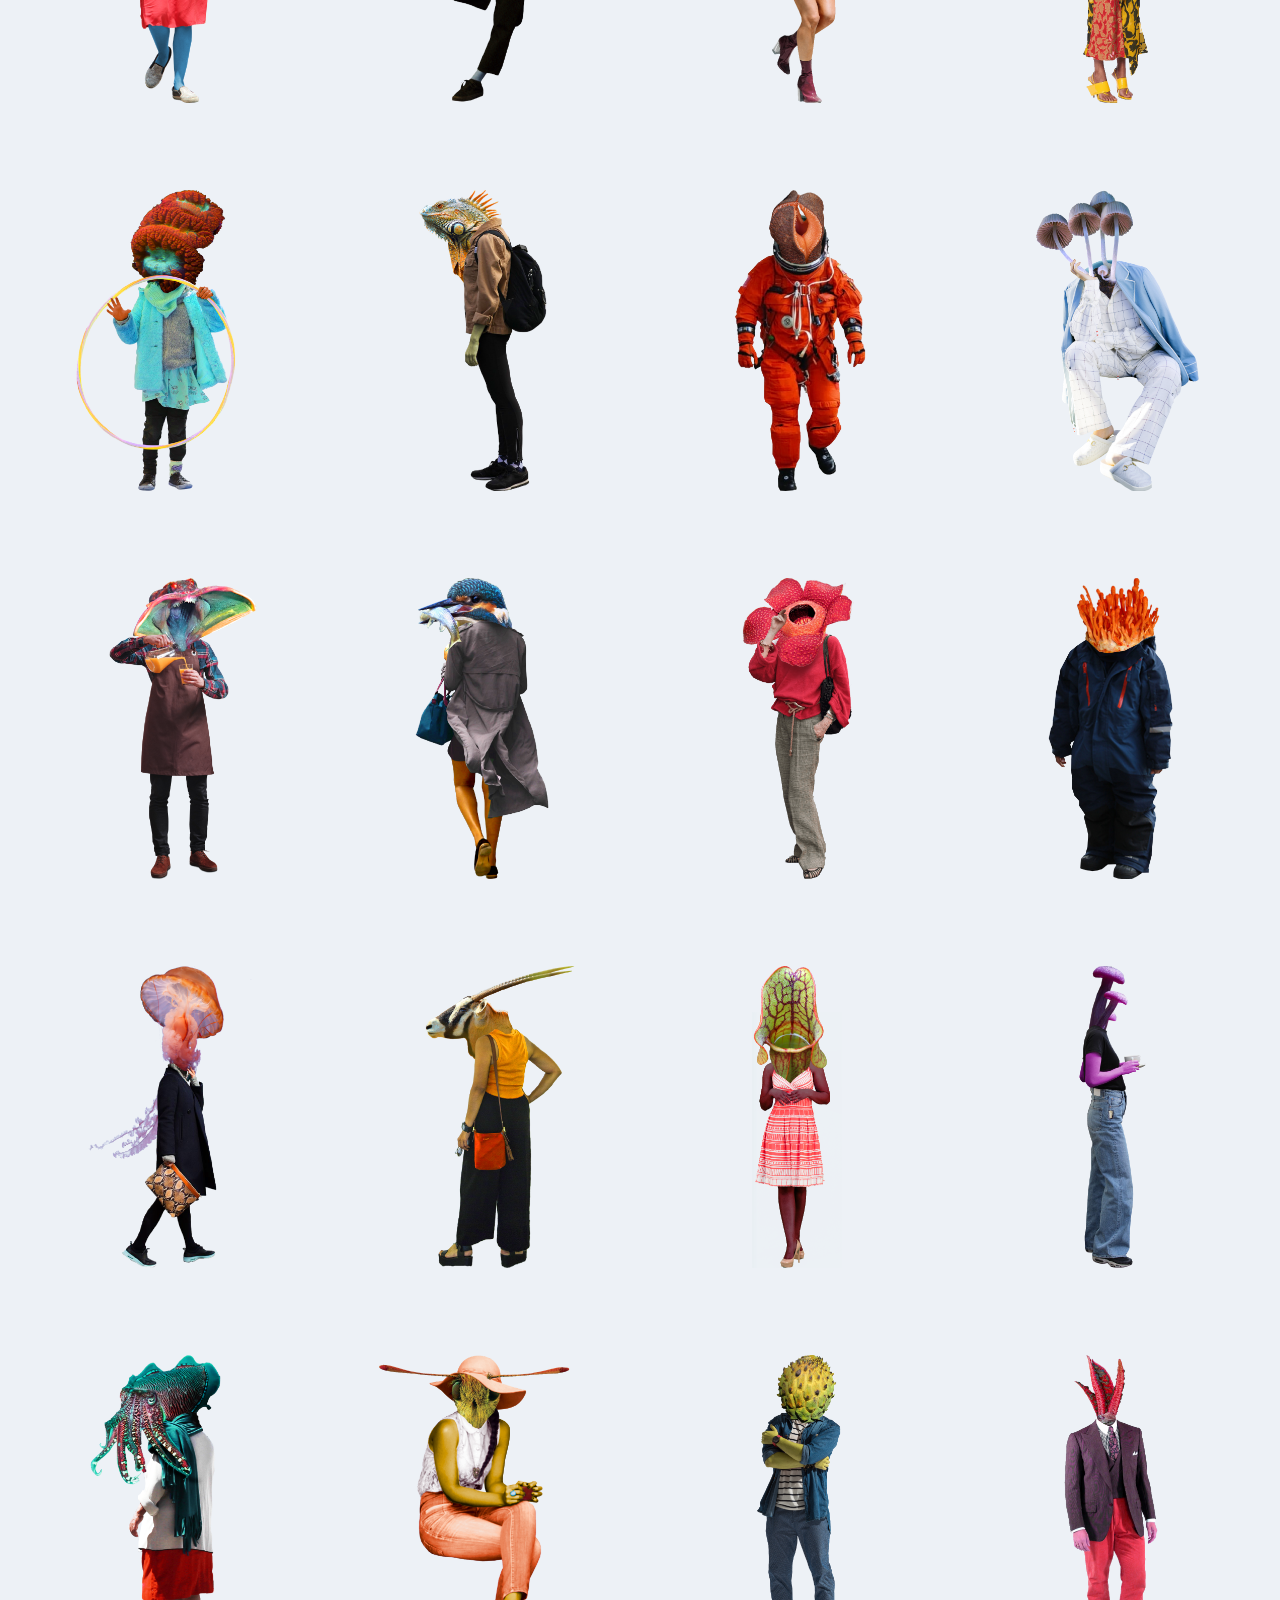
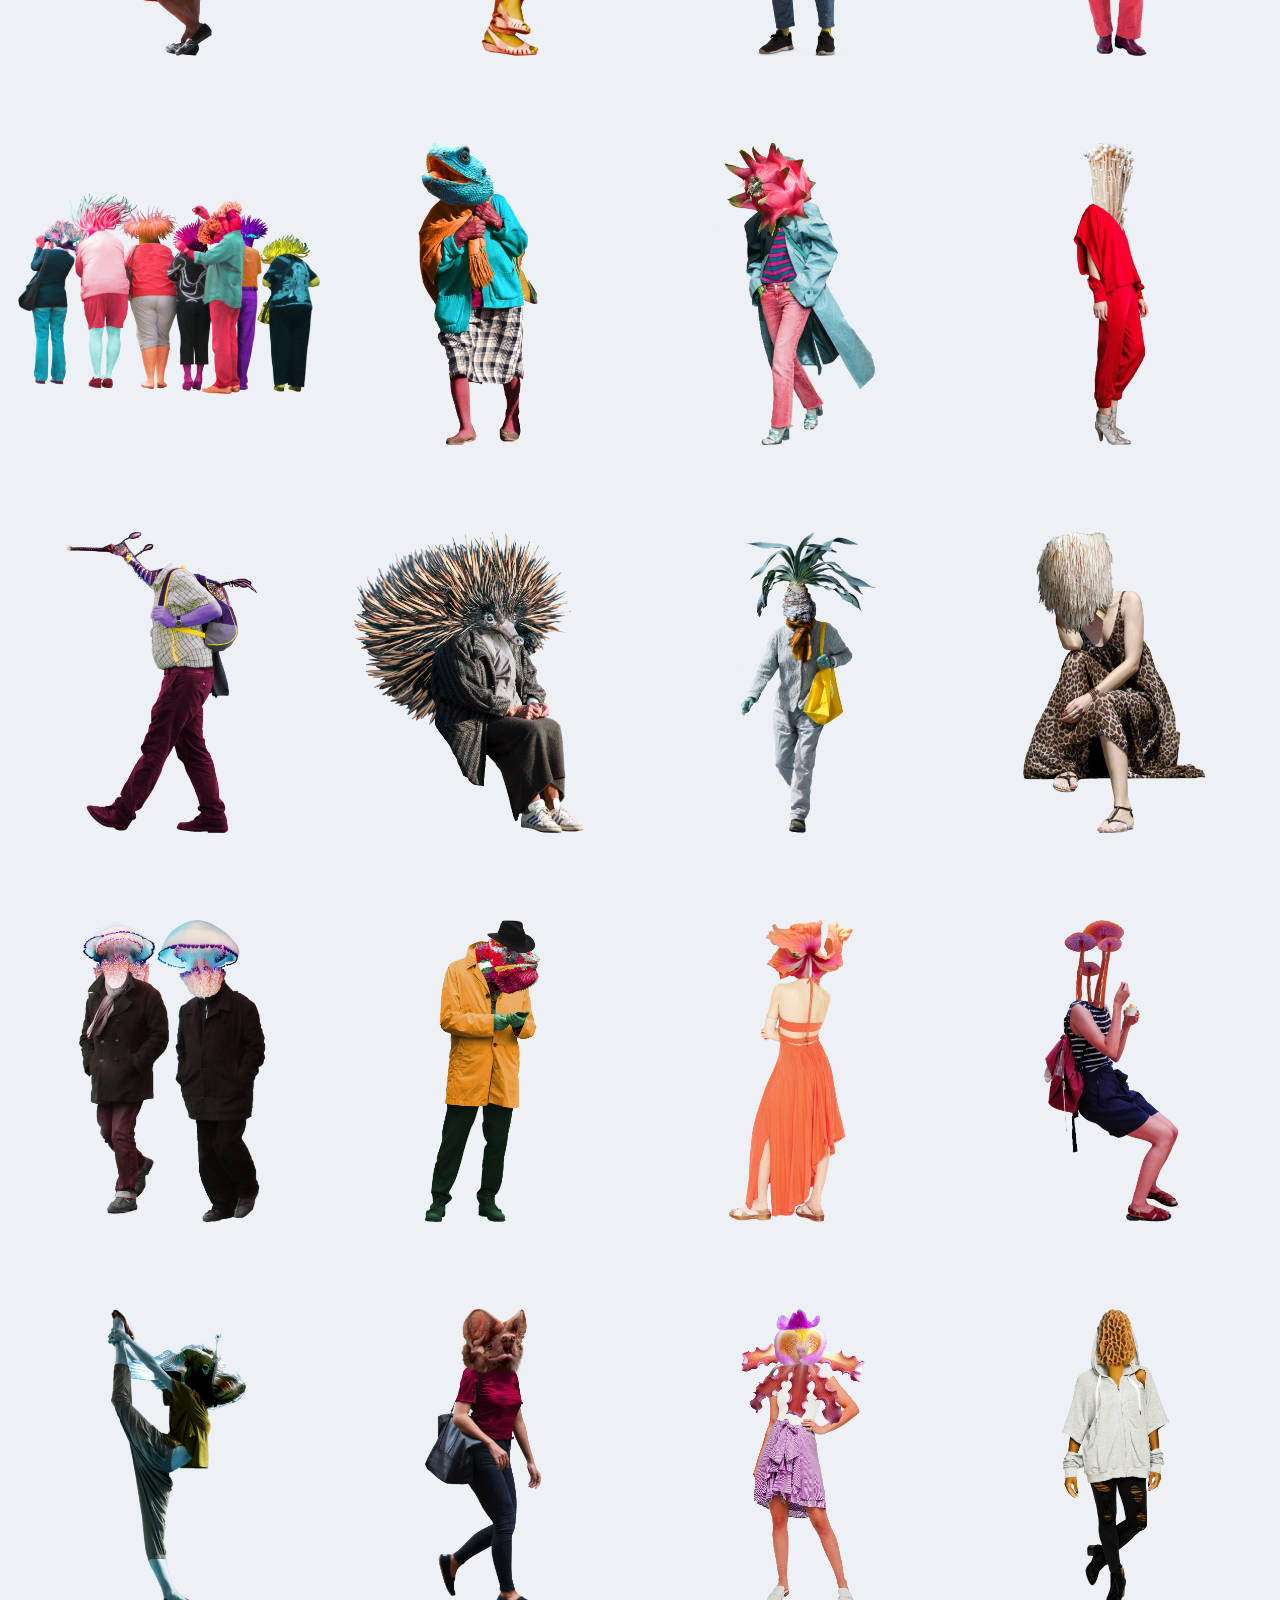
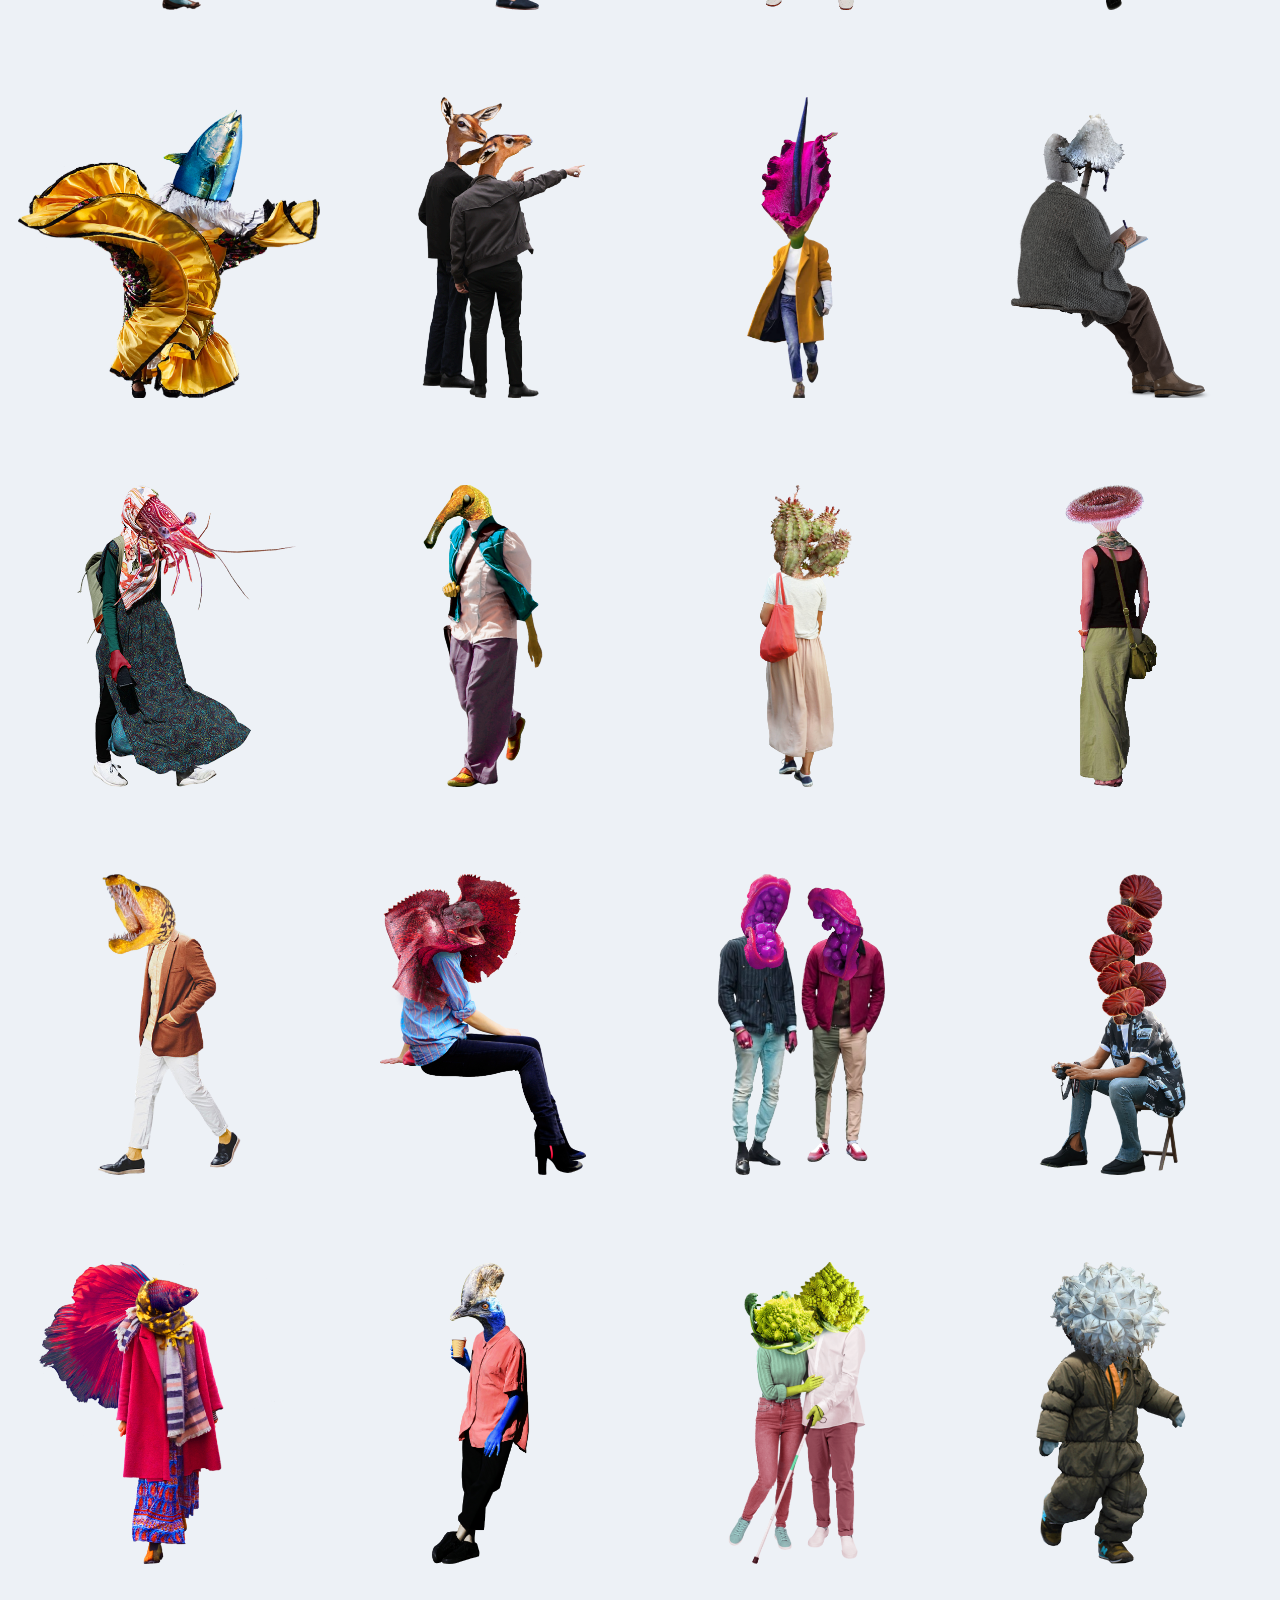
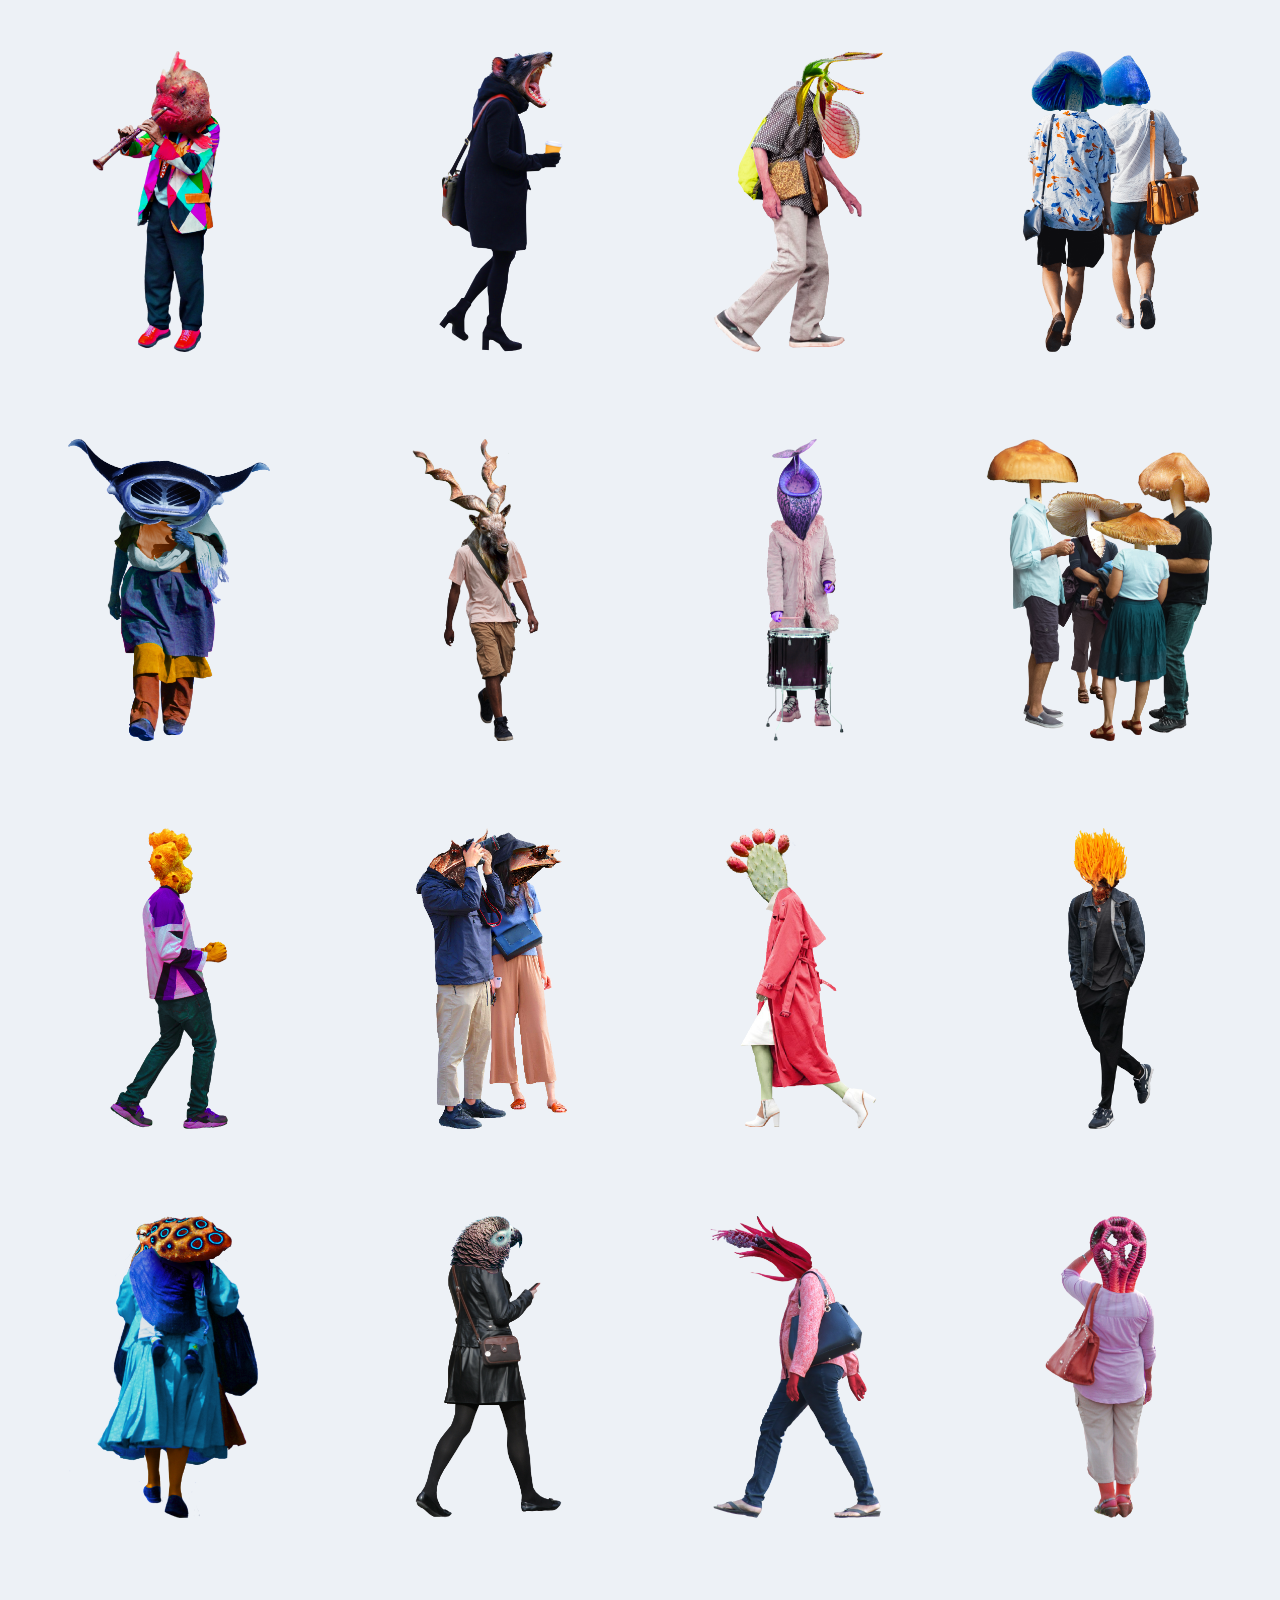
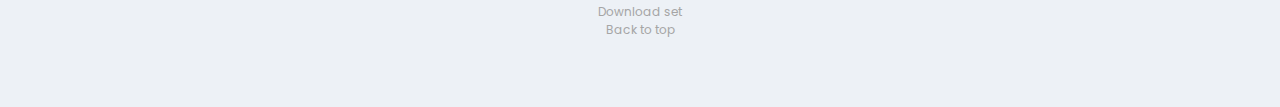
<file: random.html>
<!DOCTYPE html>
<link rel="icon" href="pngs/icon.png">

<html>
    <link rel="stylesheet" type="text/css" href="zuplankta.css">
     <div class="html">
        <head>
            <title>
            Züplankta Architectural Figures
            </title>

            <!-- Global site tag (gtag.js) - Google Analytics -->
            <script async src="https://www.googletagmanager.com/gtag/js?id=UA-158706687-1"></script>
            <script>
              window.dataLayer = window.dataLayer || [];
              function gtag(){dataLayer.push(arguments);}
              gtag('js', new Date());

              gtag('config', 'UA-158706687-1');
            </script>
            <!--End Google Analytics -->
        </head>

        <header>
            <div class="header">
                <div class="zoom">
                    <a href="index.html">Züplankta</a> <br/>
                </div>
            </div>

            <div class="menu">
            A collection of scale figures for the post-human designer.<br/>
                <a href="about.html">About Züplankta</a> <br/>
                <a href="random.html">RE-JUMBLE</a>
            </div>
        </header>

        <body>

            <div class="row">

                <!--COLUMN 1 - Aquatic-->
                <div class="column">

                    <script>
                        var contents=new Array()

                        contents[0]='<div class="zoom"> <a href="pngs/aquatic/blamblam.png" target="new"> <img border=0 src="pngs/aquatic/0/blamblam.png"> </div>'

                        contents[1]='<div class="zoom"> <a href="pngs/aquatic/blooomf.png" target="new"> <img border=0 src="pngs/aquatic/0/blooomf.png"> </div>'

                        contents[2]='<div class="zoom"> <a href="pngs/aquatic/bobafett.png" target="new"> <img border=0 src="pngs/aquatic/0/bobafett.png"> </div>'

                        contents[3]='<div class="zoom"> <a href="pngs/aquatic/croud.png" target="new"> <img border=0 src="pngs/aquatic/0/croud.png"> </div>'

                        contents[4]='<div class="zoom"> <a href="pngs/aquatic/facccion.png" target="new"> <img border=0 src="pngs/aquatic/0/facccion.png"> </div>'

                        contents[5]='<div class="zoom"> <a href="pngs/aquatic/hehe.png" target="new"> <img border=0 src="pngs/aquatic/0/hehe.png"> </div>'

                        contents[6]='<div class="zoom"> <a href="pngs/aquatic/minizap_deux.png" target="new"> <img border=0 src="pngs/aquatic/0/minizap_deux.png"> </div>'

                        contents[7]='<div class="zoom"> <a href="pngs/aquatic/minizap_trois.png" target="new"> <img border=0 src="pngs/aquatic/0/minizap_trois.png"> </div>'

                        contents[8]='<div class="zoom"> <a href="pngs/aquatic/minizap_un.png" target="new"> <img border=0 src="pngs/aquatic/0/minizap_un.png"> </div>'

                        contents[9]='<div class="zoom"> <a href="pngs/aquatic/peenk.png" target="new"> <img border=0 src="pngs/aquatic/0/peenk.png"> </div>'

                        contents[10]='<div class="zoom"> <a href="pngs/aquatic/peenker.png" target="new"> <img border=0 src="pngs/aquatic/0/peenker.png"> </div>'

                        contents[11]='<div class="zoom"> <a href="pngs/aquatic/reyad.png" target="new"> <img border=0 src="pngs/aquatic/0/reyad.png"> </div>'

                        contents[12]='<div class="zoom"> <a href="pngs/aquatic/schloomp.png" target="new"> <img border=0 src="pngs/aquatic/0/schloomp.png"> </div>'

                        contents[13]='<div class="zoom"> <a href="pngs/aquatic/schomp.png" target="new"> <img border=0 src="pngs/aquatic/0/schomp.png"> </div>'

                        contents[14]='<div class="zoom"> <a href="pngs/aquatic/scooch.png" target="new"> <img border=0 src="pngs/aquatic/0/scooch.png"> </div>'

                        contents[15]='<div class="zoom"> <a href="pngs/aquatic/scorf.png" target="new"> <img border=0 src="pngs/aquatic/0/scorf.png"> </div>'

                        contents[16]='<div class="zoom"> <a href="pngs/aquatic/seesee.png" target="new"> <img border=0 src="pngs/aquatic/0/seesee.png"> </div>'

                        contents[17]='<div class="zoom"> <a href="pngs/aquatic/shroink.png" target="new"> <img border=0 src="pngs/aquatic/0/shroink.png"> </div>'

                        contents[18]='<div class="zoom"> <a href="pngs/aquatic/struttit.png" target="new"> <img border=0 src="pngs/aquatic/0/struttit.png"> </div>'

                        contents[19]='<div class="zoom"> <a href="pngs/aquatic/waitress.png" target="new"> <img border=0 src="pngs/aquatic/0/waitress.png"> </div>'

                        contents[20]='<div class="zoom"> <a href="pngs/aquatic/weirderal.png" target="new"> <img border=0 src="pngs/aquatic/0/weirderal.png"> </div>'

                        contents[21]='<div class="zoom"> <a href="pngs/aquatic/zappitydoodah.png" target="new"> <img border=0 src="pngs/aquatic/0/zappitydoodah.png"> </div>'

                        contents[22]='<div class="zoom"> <a href="pngs/aquatic/zetuna.png" target="new"> <img border=0 src="pngs/aquatic/0/zetuna.png"> </div>'

                        contents[23]='<div class="zoom"> <a href="pngs/aquatic/zoomzoom.png" target="new"> <img border=0 src="pngs/aquatic/0/zoomzoom.png"> </div>'


                        var i=0
                        //variable used to contain controlled random number 
                        var random
                        //while all of array elements haven't been cycled thru
                        while (i<contents.length){
                            //generate random num between 0 and arraylength-1
                            random=Math.floor(Math.random()*contents.length)
                            //if element hasn't been marked as "selected"
                            if (contents[random]!="selected"){
                                document.write(contents[random])
                                //mark element as selected
                                contents[random]="selected"
                                i++
                                }
                            }

                    </script>

                </div>

                <!--COLUMN 2 - TERRESTRIAL-->
                <div class="column">

                    <script>
                        var contents=new Array()

                        contents[0]='<div class="zoom"> <a href="pngs/terrestrial/backbag.png" target="new"> <img border=0 src="pngs/terrestrial/0/backbag.png"> </div>'

                        contents[1]='<div class="zoom"> <a href="pngs/terrestrial/blackboot.png" target="new"> <img border=0 src="pngs/terrestrial/0/blackboot.png"> </div>'

                        contents[2]='<div class="zoom"> <a href="pngs/terrestrial/boof.png" target="new"> <img border=0 src="pngs/terrestrial/0/boof.png"> </div>'

                        contents[3]='<div class="zoom"> <a href="pngs/terrestrial/casualzoom.png" target="new"> <img border=0 src="pngs/terrestrial/0/casualzoom.png"> </div>'

                        contents[4]='<div class="zoom"> <a href="pngs/terrestrial/chimpchomp.png" target="new"> <img border=0 src="pngs/terrestrial/0/chimpchomp.png"> </div>'

                        contents[5]='<div class="zoom"> <a href="pngs/terrestrial/croke.png" target="new"> <img border=0 src="pngs/terrestrial/0/croke.png"> </div>'

                        contents[6]='<div class="zoom"> <a href="pngs/terrestrial/detectiveyap.png" target="new"> <img border=0 src="pngs/terrestrial/0/detectiveyap.png"> </div>'

                        contents[7]='<div class="zoom"> <a href="pngs/terrestrial/diva.png" target="new"> <img border=0 src="pngs/terrestrial/0/diva.png"> </div>'

                        contents[8]='<div class="zoom"> <a href="pngs/terrestrial/duotrigontillion.png" target="new"> <img border=0 src="pngs/terrestrial/0/duotrigontillion.png"> </div>'

                        contents[9]='<div class="zoom"> <a href="pngs/terrestrial/eeguan.png" target="new"> <img border=0 src="pngs/terrestrial/0/eeguan.png"> </div>'

                        contents[10]='<div class="zoom"> <a href="pngs/terrestrial/flowahs.png" target="new"> <img border=0 src="pngs/terrestrial/0/flowahs.png"> </div>'

                        contents[11]='<div class="zoom"> <a href="pngs/terrestrial/hathat.png" target="new"> <img border=0 src="pngs/terrestrial/0/hathat.png"> </div>'

                        contents[12]='<div class="zoom"> <a href="pngs/terrestrial/haysoos.png" target="new"> <img border=0 src="pngs/terrestrial/0/haysoos.png"> </div>'

                        contents[13]='<div class="zoom"> <a href="pngs/terrestrial/jubjubjub.png" target="new"> <img border=0 src="pngs/terrestrial/0/jubjubjub.png"> </div>'

                        contents[14]='<div class="zoom"> <a href="pngs/terrestrial/lizzawizza.png" target="new"> <img border=0 src="pngs/terrestrial/0/lizzawizza.png"> </div>'

                        contents[15]='<div class="zoom"> <a href="pngs/terrestrial/lotsa.png" target="new"> <img border=0 src="pngs/terrestrial/0/lotsa.png"> </div>'

                        contents[16]='<div class="zoom"> <a href="pngs/terrestrial/redds.png" target="new"> <img border=0 src="pngs/terrestrial/0/redds.png"> </div>'

                        contents[17]='<div class="zoom"> <a href="pngs/terrestrial/skippy.png" target="new"> <img border=0 src="pngs/terrestrial/0/skippy.png"> </div>'

                        contents[18]='<div class="zoom"> <a href="pngs/terrestrial/slurp.png" target="new"> <img border=0 src="pngs/terrestrial/0/slurp.png"> </div>'

                        contents[19]='<div class="zoom"> <a href="pngs/terrestrial/snoots.png" target="new"> <img border=0 src="pngs/terrestrial/0/snoots.png"> </div>'

                        contents[20]='<div class="zoom"> <a href="pngs/terrestrial/sunseat.png" target="new"> <img border=0 src="pngs/terrestrial/0/sunseat.png"> </div>'

                        contents[21]='<div class="zoom"> <a href="pngs/terrestrial/wheezy_the_weevil.png" target="new"> <img border=0 src="pngs/terrestrial/0/wheezy_the_weevil.png"> </div>'

                        contents[22]='<div class="zoom"> <a href="pngs/terrestrial/whoopie.png" target="new"> <img border=0 src="pngs/terrestrial/0/whoopie.png"> </div>'

                        contents[23]='<div class="zoom"> <a href="pngs/terrestrial/yappp.png" target="new"> <img border=0 src="pngs/terrestrial/0/yappp.png"> </div>'


                        var i=0
                        //variable used to contain controlled random number 
                        var random
                        //while all of array elements haven't been cycled thru
                        while (i<contents.length){
                            //generate random num between 0 and arraylength-1
                            random=Math.floor(Math.random()*contents.length)
                            //if element hasn't been marked as "selected"
                            if (contents[random]!="selected"){
                                document.write(contents[random])
                                //mark element as selected
                                contents[random]="selected"
                                i++
                                }
                            }

                    </script>

                </div>

                <!--COLUMN 3 - BOTANICAL-->
                <div class="column">

                    <script>
                        var contents=new Array()

                        contents[0]='<div class="zoom"> <a href="pngs/botanical/bookbag.png" target="new"> <img border=0 src="pngs/botanical/0/bookbag.png"> </div>'

                        contents[1]='<div class="zoom"> <a href="pngs/botanical/coneheads.png" target="new"> <img border=0 src="pngs/botanical/0/coneheads.png"> </div>'

                        contents[2]='<div class="zoom"> <a href="pngs/botanical/dragarum.png" target="new"> <img border=0 src="pngs/botanical/0/dragarum.png"> </div>'

                        contents[3]='<div class="zoom"> <a href="pngs/botanical/fashin.png" target="new"> <img border=0 src="pngs/botanical/0/fashin.png"> </div>'

                        contents[4]='<div class="zoom"> <a href="pngs/botanical/flappityschmoop.png" target="new"> <img border=0 src="pngs/botanical/0/flappityschmoop.png"> </div>'

                        contents[5]='<div class="zoom"> <a href="pngs/botanical/fluta.png" target="new"> <img border=0 src="pngs/botanical/0/fluta.png"> </div>'

                        contents[6]='<div class="zoom"> <a href="pngs/botanical/fwoosh.png" target="new"> <img border=0 src="pngs/botanical/0/fwoosh.png"> </div>'

                        contents[7]='<div class="zoom"> <a href="pngs/botanical/fzkzp.png" target="new"> <img border=0 src="pngs/botanical/0/fzkzp.png"> </div>'

                        contents[8]='<div class="zoom"> <a href="pngs/botanical/glas.png" target="new"> <img border=0 src="pngs/botanical/0/glas.png"> </div>'

                        contents[9]='<div class="zoom"> <a href="pngs/botanical/gulp.png" target="new"> <img border=0 src="pngs/botanical/0/gulp.png"> </div>'

                        contents[10]='<div class="zoom"> <a href="pngs/botanical/jress.png" target="new"> <img border=0 src="pngs/botanical/0/jress.png"> </div>'

                        contents[11]='<div class="zoom"> <a href="pngs/botanical/mickelusmaus.png" target="new"> <img border=0 src="pngs/botanical/0/mickelusmaus.png"> </div>'

                        contents[12]='<div class="zoom"> <a href="pngs/botanical/rodhead.png" target="new"> <img border=0 src="pngs/botanical/0/rodhead.png"> </div>'

                        contents[13]='<div class="zoom"> <a href="pngs/botanical/shmoopshmoop.png" target="new"> <img border=0 src="pngs/botanical/0/shmoopshmoop.png"> </div>'

                        contents[14]='<div class="zoom"> <a href="pngs/botanical/starfish.png" target="new"> <img border=0 src="pngs/botanical/0/starfish.png"> </div>'

                        contents[15]='<div class="zoom"> <a href="pngs/botanical/stooper.png" target="new"> <img border=0 src="pngs/botanical/0/stooper.png"> </div>'

                        contents[16]='<div class="zoom"> <a href="pngs/botanical/stripe.png" target="new"> <img border=0 src="pngs/botanical/0/stripe.png"> </div>'

                        contents[17]='<div class="zoom"> <a href="pngs/botanical/swoosh.png" target="new"> <img border=0 src="pngs/botanical/0/swoosh.png"> </div>'

                        contents[18]='<div class="zoom"> <a href="pngs/botanical/theupsidedown.png" target="new"> <img border=0 src="pngs/botanical/0/theupsidedown.png"> </div>'

                        contents[19]='<div class="zoom"> <a href="pngs/botanical/winner.png" target="new"> <img border=0 src="pngs/botanical/0/winner.png"> </div>'

                        contents[20]='<div class="zoom"> <a href="pngs/botanical/zippopoppolos.png" target="new"> <img border=0 src="pngs/botanical/0/zippopoppolos.png"> </div>'

                        contents[21]='<div class="zoom"> <a href="pngs/botanical/zipzapzarump.png" target="new"> <img border=0 src="pngs/botanical/0/zipzapzarump.png"> </div>'

                        contents[22]='<div class="zoom"> <a href="pngs/botanical/goomgoom.png" target="new"> <img border=0 src="pngs/botanical/0/goomgoom.png"> </div>'

                        contents[23]='<div class="zoom"> <a href="pngs/botanical/zoopzoop.png" target="new"> <img border=0 src="pngs/botanical/0/zoopzoop.png"> </div>'


                        var i=0
                        //variable used to contain controlled random number 
                        var random
                        //while all of array elements haven't been cycled thru
                        while (i<contents.length){
                            //generate random num between 0 and arraylength-1
                            random=Math.floor(Math.random()*contents.length)
                            //if element hasn't been marked as "selected"
                            if (contents[random]!="selected"){
                                document.write(contents[random])
                                //mark element as selected
                                contents[random]="selected"
                                i++
                                }
                            }

                    </script>

                </div>

                <!--COLUMN 4 - MYCOLOGICAL-->
                <div class="column">

                    <script>
                        var contents=new Array()

                        contents[0]='<div class="zoom"> <a href="pngs/mycological/baggazini.png" target="new"> <img border=0 src="pngs/mycological/0/baggazini.png"> </div>'

                        contents[1]='<div class="zoom"> <a href="pngs/mycological/bigslim.png" target="new"> <img border=0 src="pngs/mycological/0/bigslim.png"> </div>'

                        contents[2]='<div class="zoom"> <a href="pngs/mycological/bligzimzimzam.png" target="new"> <img border=0 src="pngs/mycological/0/blingzimzimzam.png"> </div>'

                        contents[3]='<div class="zoom"> <a href="pngs/mycological/bloozos.png" target="new"> <img border=0 src="pngs/mycological/0/bloozos.png"> </div>'

                        contents[4]='<div class="zoom"> <a href="pngs/mycological/cheetoh.png" target="new"> <img border=0 src="pngs/mycological/0/cheetoh.png"> </div>'

                        contents[5]='<div class="zoom"> <a href="pngs/mycological/eleven.png" target="new"> <img border=0 src="pngs/mycological/0/eleven.png"> </div>'

                        contents[6]='<div class="zoom"> <a href="pngs/mycological/grangran.png" target="new"> <img border=0 src="pngs/mycological/0/grangran.png"> </div>'

                        contents[7]='<div class="zoom"> <a href="pngs/mycological/ikesream.png" target="new"> <img border=0 src="pngs/mycological/0/ikesream.png"> </div>'

                        contents[8]='<div class="zoom"> <a href="pngs/mycological/jiffy.png" target="new"> <img border=0 src="pngs/mycological/0/jiffy.png"> </div>'

                        contents[9]='<div class="zoom"> <a href="pngs/mycological/linesman.png" target="new"> <img border=0 src="pngs/mycological/0/linesman.png"> </div>'

                        contents[10]='<div class="zoom"> <a href="pngs/mycological/lookit.png" target="new"> <img border=0 src="pngs/mycological/0/lookit.png"> </div>'

                        contents[11]='<div class="zoom"> <a href="pngs/mycological/morl.png" target="new"> <img border=0 src="pngs/mycological/0/morl.png"> </div>'

                        contents[12]='<div class="zoom"> <a href="pngs/mycological/oldiesbutgoodies.png" target="new"> <img border=0 src="pngs/mycological/0/oldiesbutgoodies.png"> </div>'

                        contents[13]='<div class="zoom"> <a href="pngs/mycological/oxyboxy.png" target="new"> <img border=0 src="pngs/mycological/0/oxyboxy.png"> </div>'

                        contents[14]='<div class="zoom"> <a href="pngs/mycological/puff.png" target="new"> <img border=0 src="pngs/mycological/0/puff.png"> </div>'

                        contents[15]='<div class="zoom"> <a href="pngs/mycological/ringaroundtherosie.png" target="new"> <img border=0 src="pngs/mycological/0/ringaroundtherosie.png"> </div>'

                        contents[16]='<div class="zoom"> <a href="pngs/mycological/romp.png" target="new"> <img border=0 src="pngs/mycological/0/romp.png"> </div>'

                        contents[17]='<div class="zoom"> <a href="pngs/mycological/shruggers.png" target="new"> <img border=0 src="pngs/mycological/0/shruggers.png"> </div>'

                        contents[18]='<div class="zoom"> <a href="pngs/mycological/sipper.png" target="new"> <img border=0 src="pngs/mycological/0/sipper.png"> </div>'

                        contents[19]='<div class="zoom"> <a href="pngs/mycological/tallerthanyou.png" target="new"> <img border=0 src="pngs/mycological/0/tallerthanyou.png"> </div>'

                        contents[20]='<div class="zoom"> <a href="pngs/mycological/tinies.png" target="new"> <img border=0 src="pngs/mycological/0/tinies.png"> </div>'

                        contents[21]='<div class="zoom"> <a href="pngs/mycological/twobrothers.png" target="new"> <img border=0 src="pngs/mycological/0/twobrothers.png"> </div>'

                        contents[22]='<div class="zoom"> <a href="pngs/mycological/zapyap.png" target="new"> <img border=0 src="pngs/mycological/0/zapyap.png"> </div>'

                        contents[23]='<div class="zoom"> <a href="pngs/mycological/zimzamflimflam.png" target="new"> <img border=0 src="pngs/mycological/0/zimzamflimflam.png"> </div>'


                        var i=0
                        //variable used to contain controlled random number 
                        var random
                        //while all of array elements haven't been cycled thru
                        while (i<contents.length){
                            //generate random num between 0 and arraylength-1
                            random=Math.floor(Math.random()*contents.length)
                            //if element hasn't been marked as "selected"
                            if (contents[random]!="selected"){
                                document.write(contents[random])
                                //mark element as selected
                                contents[random]="selected"
                                i++
                                }
                            }

                    </script>

                </div>

            </div>

            <div class="bottom-menu">

                <br/>
                <a href="https://drive.google.com/open?id=1Zji1q8ITXX0OIiN1W996zOZzvXtiuuPh" target="new"> Download set</a>
                <br/>

                <a href="#top">Back to top</a>


            </div>
        </body>
    </div>
</html>
</file>
<file: zuplankta.css>
@import url('https://fonts.googleapis.com/css?family=Poppins:400,700&display=swap');

/*global*/
:root {
    --textFade: 1s;
}

html {
    overflow-y:scroll;
    font-family: Poppins;
    text-align: center;
    padding-top: 60px;
    padding-bottom: 60px;
    
}

body {
    background-color: #EDF1F6;
    background-size: cover;
}

/*For the background transition properties*/
.bg {
  position: fixed;
  z-index: -1;
  top: 100%;
  right: 100%;
  bottom: 100%;
  left: 100%;
  transition: .25s;
  pointer-events: none;
}

/*to destroy any list bulletpoints*/
li {
    list-style: none;
}

/*for About page center align "Resources for diverse HUMAN scale figures"*/
.other-resources {
    text-align: center;
}

/*COLUMN1*/
.first-column {
    overflow: hidden;
    position: relative;
}

a { color: inherit; 
    text-decoration: none; 
}

a:hover {
    color: #FF5B5B
}

/*Zuplankta big red letters */
.header {
    font-size: 40px;
    font-weight: bold;
    color: #FF5B5B;
}

.first-column li: first-child:hover .bg{
    background: #ffca6d;
}
.first-column li: nth-child(2):hover .bg{
    background: #ff6d6d;
}

/*main menu*/
.menu {
    font-size: 12px;
    color: #A5A5A5;
    padding-bottom: 20px;
    font-weight:400;
}

/*links at bottom menu*/
.bottom-menu {
    font-size: 12px;
    color: #A5A5A5;
    padding-top: 60px;
    font-weight:400;
}

.about {
    font-size: 14px;
    font-weight: 400px;
    color: #A5A5A5;
    padding-top: 60px;
    box-sizing: border-box; 
    width: 600px;
    text-align: justify;
    margin-left: auto;
    margin-right: auto;
}

.zoom {
  transition: transform .25s; /* Animation */
}

.zoom:hover {
  transform: scale(1.1); /* Note: if the zoom is too large, it will go outside of the viewport) */
}

.sneak {
    margin: 0;
    padding: 0;
    -moz-transform: scale(0.3);
    position: absolute;
    left: 0px;
    bottom: 0px;
    overflow: hidden;
}

.hide {
    display: none;
    width: 9999px;
    text-indent: 100%;
    white-space: nowrap;
    overflow: hidden;
    
}

.row {
    display: flex;
    flex-wrap: wrap;
    padding: 0 4px;
    animation: fadeIn var(--textFade);
}

/* Create four equal columns that sits next to each other */
.column {
    flex: 1;
    max-width: 24%;
    padding: 0px;
    margin: auto;
}

.column img {
    margin-top: 80px;
    vertical-align: center;
    width: 100%;
}

/* Responsive layout - makes the two columns stack on top of each other instead of next to each other */
@media screen and (max-width: 600px) {
  .column {
    flex: 100%;
    max-width: 100%;
  }
}

/* Responsive layout - makes a two column-layout instead of four columns */
@media screen and (max-width: 800px) {
  .column {
    flex: 50%;
    max-width: 50%;
  }
}






/*Fade-in effect*/
@keyframes fadeIn {
  0% { opacity: 0; }
  100% { opacity: 1; }
}

@-moz-keyframes fadeIn {
  0% { opacity: 0; }
  100% { opacity: 1; }
}

@-webkit-keyframes fadeIn {
  0% { opacity: 0; }
  100% { opacity: 1; }
}

@-o-keyframes fadeIn {
  0% { opacity: 0; }
  100% { opacity: 1; }
}

@-ms-keyframes fadeIn {
  0% { opacity: 0; }
  100% { opacity: 1; }
}
</file>
<file: geoplankta.css>
@import url('https://fonts.googleapis.com/css?family=Poppins:400,700&display=swap');

/*global*/
:root {
    --textFade: 1s;
}

html {
    overflow-y:scroll;
    font-family: Poppins;
    text-align: center;
    padding-top: 60px;
    padding-bottom: 60px;
}

body {
    background-color: #33062b;
    background-size: cover;
}

/*For the background transition properties*/
.bg {
  position: fixed;
  z-index: -1;
  top: 100%;
  right: 100%;
  bottom: 100%;
  left: 100%;
  transition: .25s;
  pointer-events: none;
}

/*to destroy any list bulletpoints*/
li {
    list-style: none;
}

/*for About page center align "Resources for diverse HUMAN scale figures"*/
.other-resources {
    text-align: center;
}

/*COLUMN1*/
.first-column {
    overflow: hidden;
    position: relative;
}

a { color: inherit; 
    text-decoration: none; 
}

a:hover {
    color: #fff7cc
}

/*Zuplankta big red letters */
.header {
    font-size: 40px;
    font-weight: bold;
    color: #fff7cc;
}

.first-column li: first-child:hover .bg{
    background: #ffca6d;
}
.first-column li: nth-child(2):hover .bg{
    background: #ff6d6d;
}

/*main menu*/
.menu {
    font-size: 12px;
    color: #A5A5A5;
    padding-bottom: 20px;
    font-weight:400;
}

/*links at bottom menu*/
.bottom-menu {
    font-size: 12px;
    color: #A5A5A5;
    padding-top: 60px;
    font-weight:400;
}

.about {
    font-size: 14px;
    font-weight: 400px;
    color: #A5A5A5;
    padding-top: 60px;
    box-sizing: border-box; 
    width: 600px;
    text-align: justify;
    margin-left: auto;
    margin-right: auto;
}

.zoom {
  transition: transform .25s; /* Animation */
}

.zoom:hover {
  transform: scale(1.1); /* Note: if the zoom is too large, it will go outside of the viewport) */
}

.sneak {
    margin: 0;
    padding: 0;
    -moz-transform: scale(0.3);
    position: absolute;
    left: 0px;
    bottom: 0px;
    overflow: hidden;
}

.hide {
    display: none;
    width: 9999px;
    text-indent: 100%;
    white-space: nowrap;
    overflow: hidden;
    
}

.row {
    display: flex;
    flex-wrap: wrap;
    padding: 0 4px;
    animation: fadeIn var(--textFade);
}

/* Create four equal columns that sits next to each other */
.column {
    flex: 1;
    max-width: 24%;
    padding: 0px;
    margin: auto;
}

.column img {
    margin-top: 80px;
    vertical-align: center;
    width: 100%;
}

/* Responsive layout - makes the two columns stack on top of each other instead of next to each other */
@media screen and (max-width: 600px) {
  .column {
    flex: 100%;
    max-width: 100%;
  }
}

/* Responsive layout - makes a two column-layout instead of four columns */
@media screen and (max-width: 800px) {
  .column {
    flex: 50%;
    max-width: 50%;
  }
}






/*Fade-in effect*/
@keyframes fadeIn {
  0% { opacity: 0; }
  100% { opacity: 1; }
}

@-moz-keyframes fadeIn {
  0% { opacity: 0; }
  100% { opacity: 1; }
}

@-webkit-keyframes fadeIn {
  0% { opacity: 0; }
  100% { opacity: 1; }
}

@-o-keyframes fadeIn {
  0% { opacity: 0; }
  100% { opacity: 1; }
}

@-ms-keyframes fadeIn {
  0% { opacity: 0; }
  100% { opacity: 1; }
}
</file>
